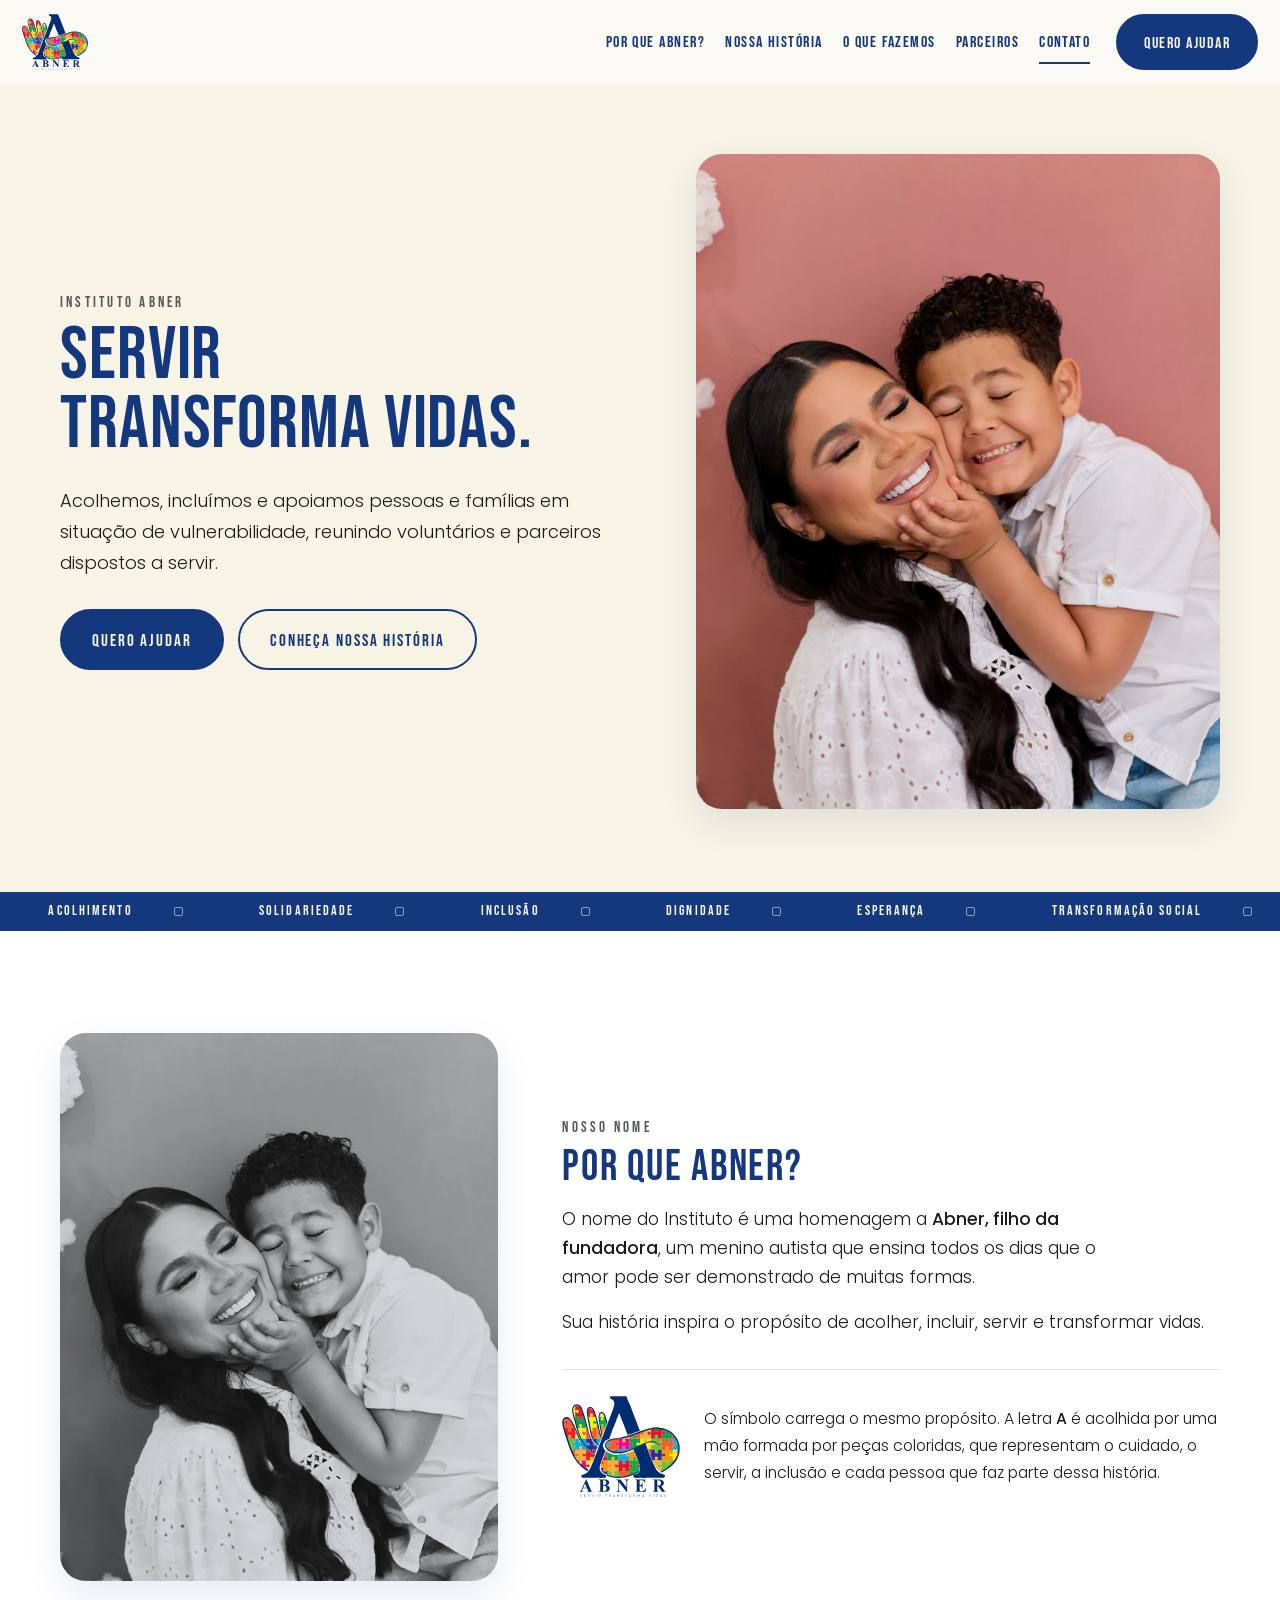
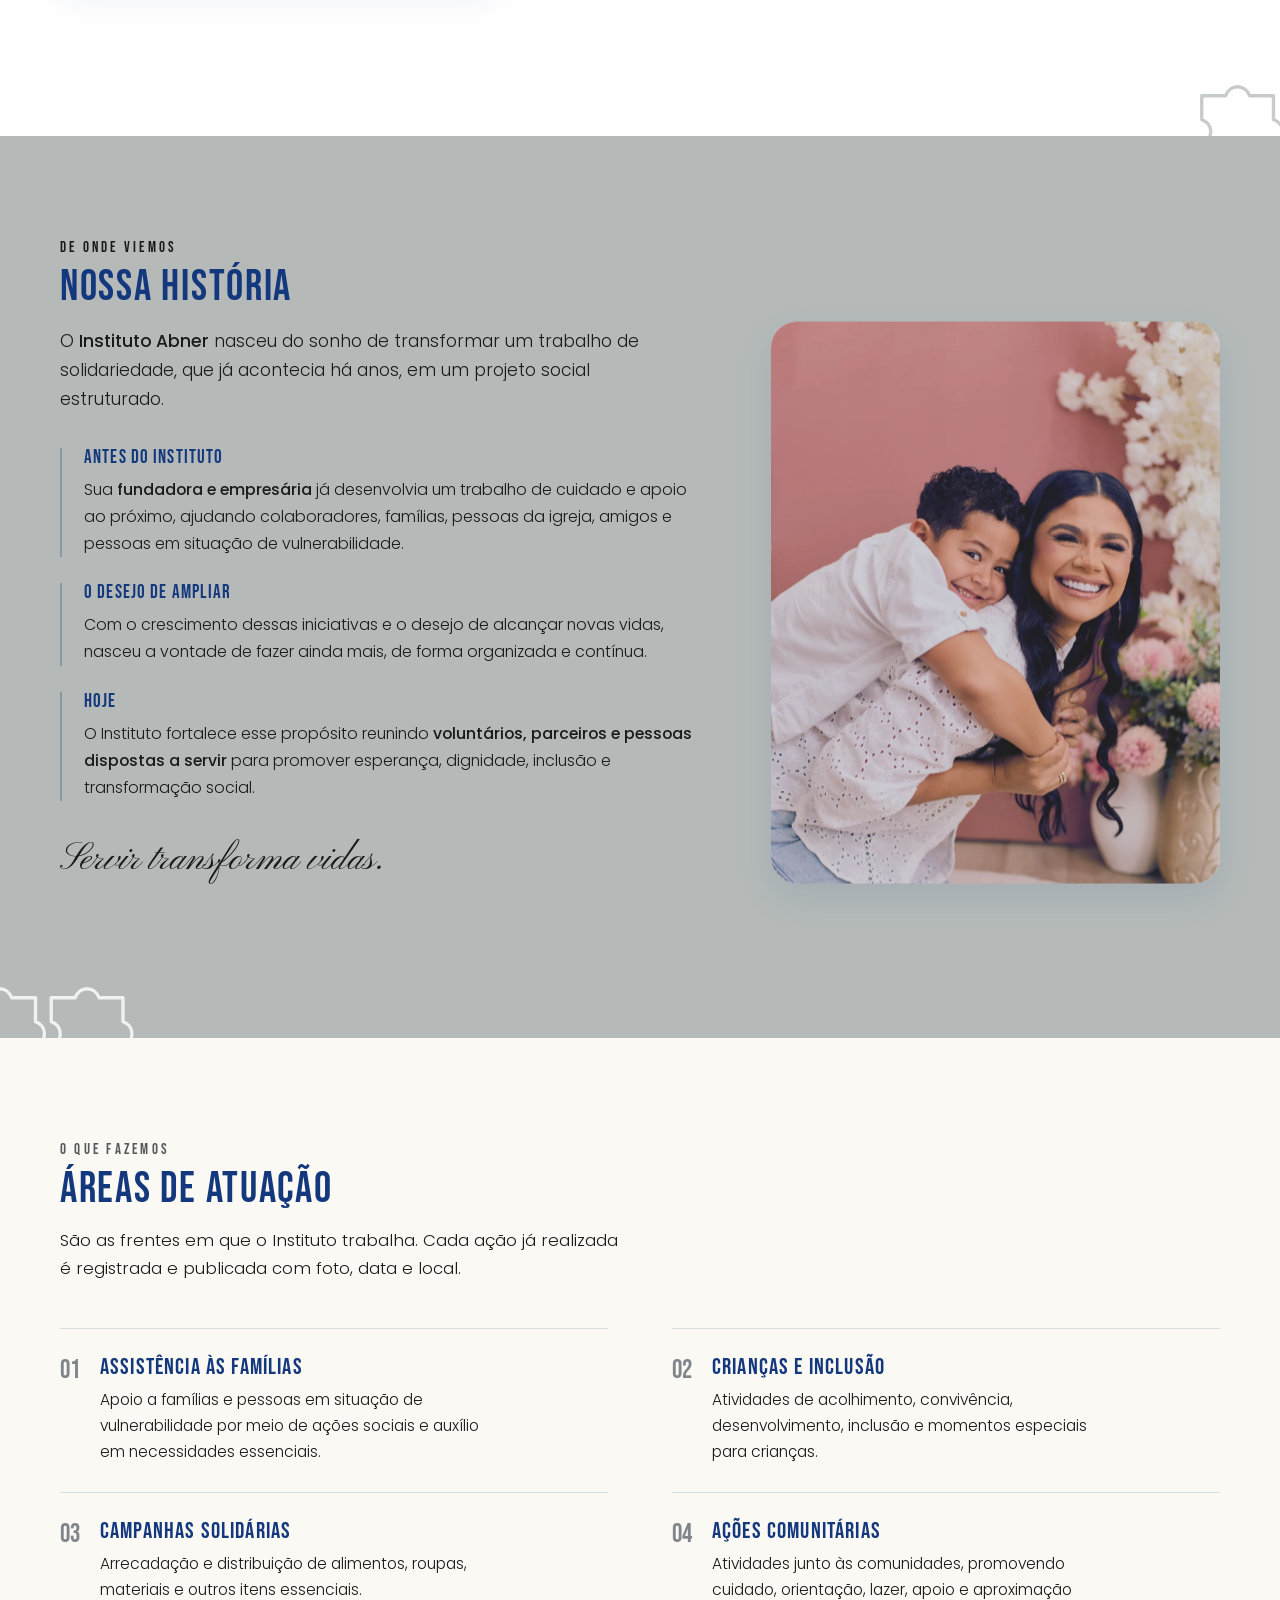
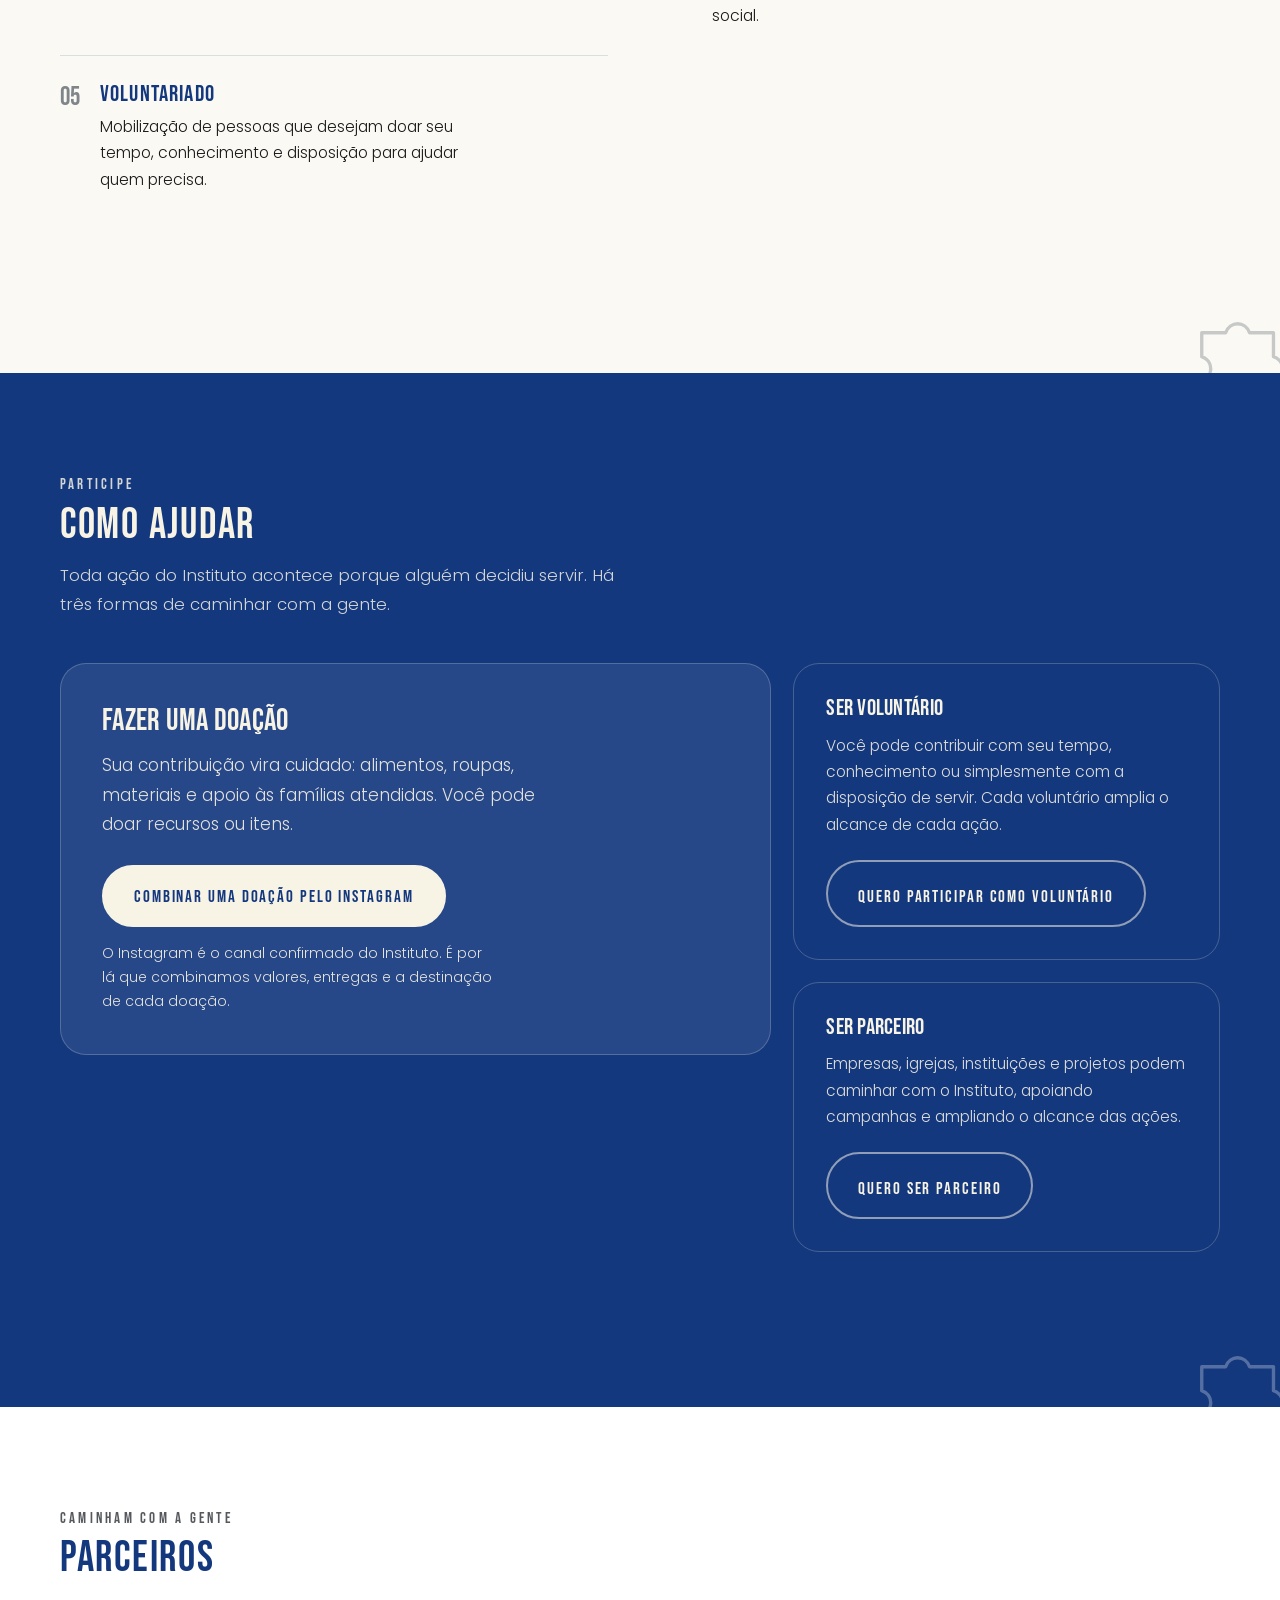
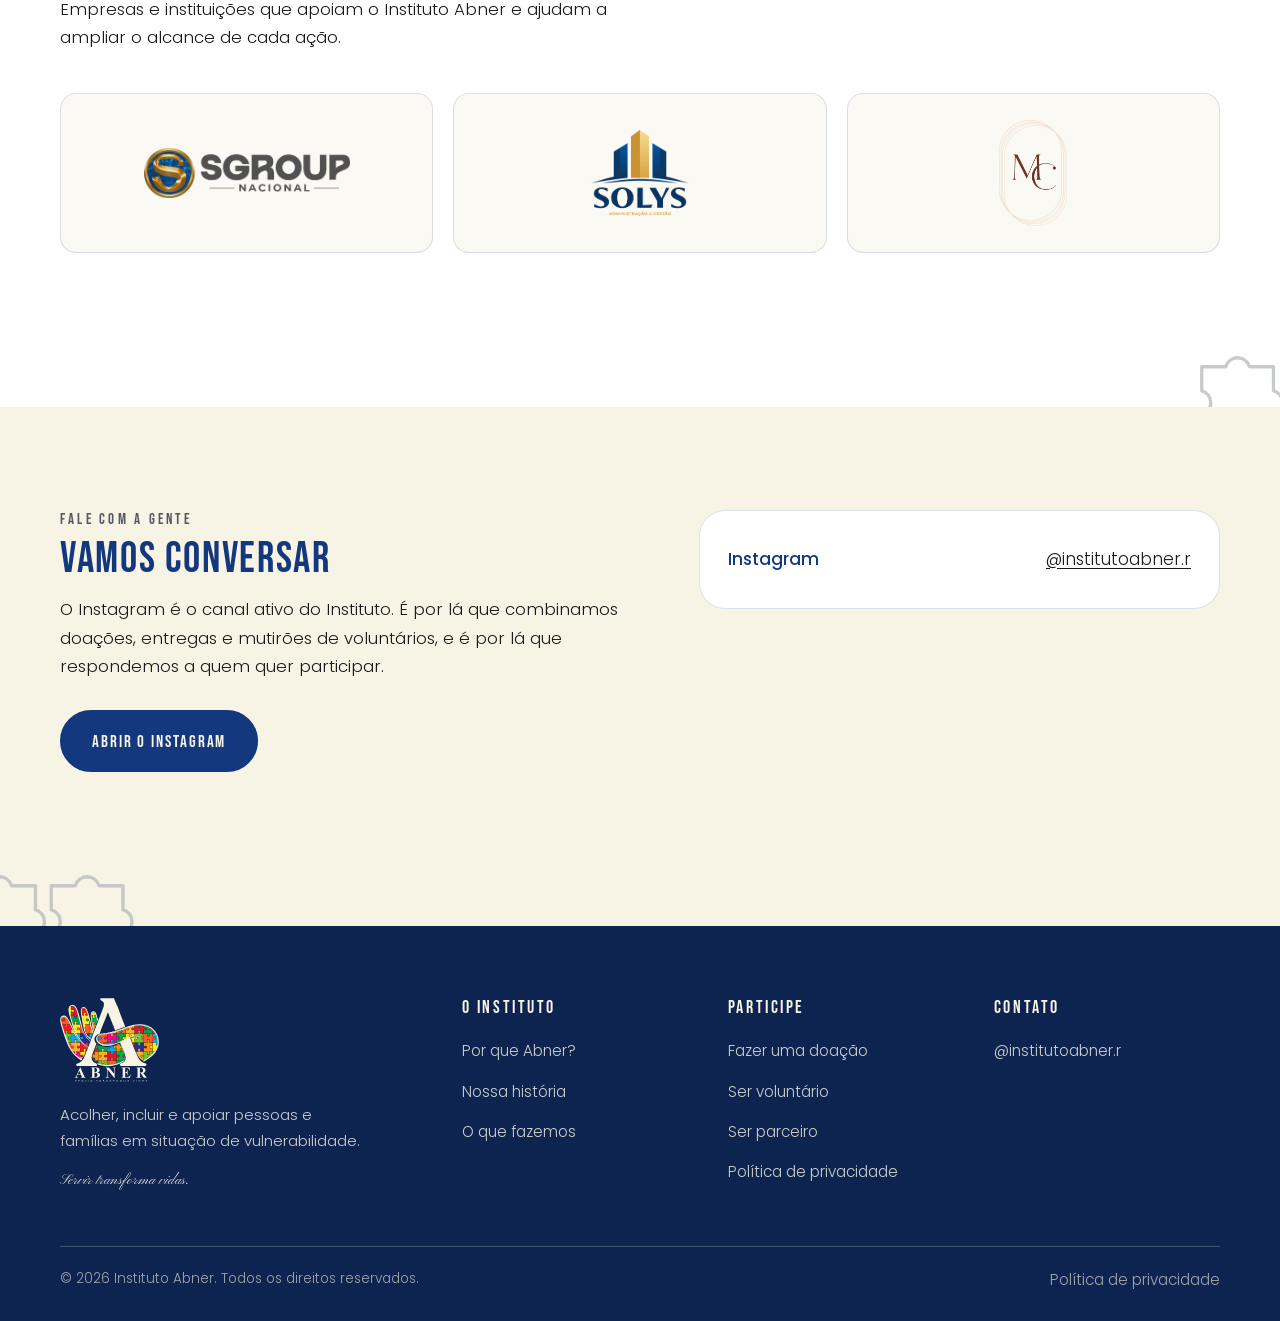
<file: index.html>
<!DOCTYPE html>
<html lang="pt-BR">
<head>
<meta charset="UTF-8">
<meta name="viewport" content="width=device-width, initial-scale=1.0">
<title>Instituto Abner · Servir transforma vidas</title>
<meta name="description" content="O Instituto Abner acolhe, inclui e apoia pessoas e famílias em situação de vulnerabilidade. Conheça nossa história, seja voluntário, parceiro ou combine sua doação.">
<meta name="theme-color" content="#14387E">
<link rel="canonical" href="https://institutoabner.com.br/">
<meta property="og:type" content="website">
<meta property="og:locale" content="pt_BR">
<meta property="og:site_name" content="Instituto Abner">
<meta property="og:title" content="Instituto Abner · Servir transforma vidas">
<meta property="og:description" content="Acolhimento, inclusão e apoio a pessoas e famílias em situação de vulnerabilidade.">
<meta property="og:url" content="https://institutoabner.com.br/">
<meta property="og:image" content="https://institutoabner.com.br/assets/fotos/mae-filho.webp">
<meta name="twitter:card" content="summary_large_image">
<link rel="icon" type="image/svg+xml" href="assets/marca/logo-abner.svg">
<link rel="apple-touch-icon" href="assets/marca/icone.png">
<link rel="preconnect" href="https://fonts.googleapis.com">
<link rel="preconnect" href="https://fonts.gstatic.com" crossorigin>
<link href="https://fonts.googleapis.com/css2?family=Bebas+Neue&family=Pinyon+Script&family=Poppins:wght@300;400;500;600&display=swap" rel="stylesheet">
<link rel="preload" as="image" href="assets/fotos/mae-filho.webp" fetchpriority="high">
<link rel="stylesheet" href="css/styles.css?v=16">
<script type="application/ld+json">
{
  "@context":"https://schema.org",
  "@type":"NGO",
  "name":"Instituto Abner",
  "slogan":"Servir transforma vidas",
  "url":"https://institutoabner.com.br/",
  "logo":"https://institutoabner.com.br/assets/marca/logo-abner.svg",
  "description":"O Instituto Abner acolhe, inclui e apoia pessoas e famílias em situação de vulnerabilidade, reunindo voluntários e parceiros dispostos a servir.",
  "sameAs":["https://instagram.com/institutoabner.r"],
  "areaServed":"BR"
}
</script>
</head>
<body>

<!-- grafismo da marca: peças de quebra-cabeça em contorno -->
<svg width="0" height="0" style="position:absolute" aria-hidden="true" focusable="false">
  <symbol id="peca" viewBox="-16 -16 122 122">
    <path d="M0,0 h30 c5,-15 25,-15 30,0 h30 v30 c15,5 15,25 0,30 v30 h-30 c-5,-15 -25,-15 -30,0 h-30 v-30 c15,-5 15,-25 0,-30 z"/>
  </symbol>
  <symbol id="pecas4" viewBox="-18 -18 216 216">
    <use href="#peca" x="0" y="0" width="100" height="100"/>
    <use href="#peca" x="90" y="0" width="100" height="100"/>
    <use href="#peca" x="0" y="90" width="100" height="100"/>
    <use href="#peca" x="90" y="90" width="100" height="100"/>
  </symbol>
</svg>

<a class="pular" href="#conteudo">Ir para o conteúdo</a>

<header class="cabecalho" id="cabecalho">
  <div class="wrap-largo">
    <a class="marca" href="#topo" aria-label="Instituto Abner, página inicial">
      <img src="assets/marca/logo-abner.svg" alt="Instituto Abner" width="176" height="150">
    </a>

    <button class="abrir-menu" id="abrirMenu" aria-label="Abrir menu" aria-expanded="false" aria-controls="menu">
      <span></span><span></span><span></span>
    </button>

    <nav class="menu" id="menu" aria-label="Navegação principal">
      <a href="#quem-somos">Por que Abner?</a>
      <a href="#historia">Nossa história</a>
      <a href="#atuacao">O que fazemos</a>
      <!-- Só aparecem quando o conteúdo real existir (js/conteudo.js). Projetos e
           Galeria ficam só no rodapé, para o menu não crescer demais. -->
      <a href="#acoes-realizadas" data-link-dinamico hidden>Ações realizadas</a>
      <a href="#transparencia" data-link-dinamico hidden>Transparência</a>
      <a href="#parceiros">Parceiros</a>
      <a href="#contato">Contato</a>
      <a class="btn btn--pequeno cabecalho-cta" href="#ajudar">Quero ajudar</a>
    </nav>
  </div>
</header>

<main id="conteudo">

<!-- =====================================================
     PRIMEIRA TELA
     ===================================================== -->
<section class="hero" id="topo">
  <div class="wrap hero-grid">
    <div class="hero-titulo surge">
      <p class="sobretitulo">Instituto Abner</p>
      <h1 class="hero-slogan">Servir<br>transforma vidas.</h1>
    </div>

    <figure class="hero-figura surge">
      <div class="foto foto--hero">
        <img src="assets/fotos/mae-filho.webp"
             alt="A fundadora do Instituto Abner e seu filho Abner, abraçados e sorrindo"
             width="1400" height="2100" fetchpriority="high" decoding="async">
      </div>
    </figure>

    <div class="hero-acao surge">
      <p class="lead">
        Acolhemos, incluímos e apoiamos pessoas e famílias em situação de vulnerabilidade,
        reunindo voluntários e parceiros dispostos a servir.
      </p>
      <div class="hero-botoes">
        <a class="btn" href="#ajudar">Quero ajudar</a>
        <a class="btn btn--contorno" href="#historia">Conheça nossa história</a>
      </div>
    </div>
  </div>
</section>

<!-- Faixa de valores: carrossel lento e discreto. São duas cópias iguais
     do mesmo grupo — a animação desloca metade do trilho, então o fim de
     uma cópia encontra o começo da outra e o giro não tem emenda.
     Decorativa (aria-hidden), pára ao passar o mouse e fica imóvel para
     quem pede menos movimento. -->
<div class="valores" aria-hidden="true">
  <div class="valores-trilho">
    <ul class="valores-grupo">
      <li>Acolhimento</li>
      <li>Solidariedade</li>
      <li>Inclusão</li>
      <li>Dignidade</li>
      <li>Esperança</li>
      <li>Transformação social</li>
    </ul>
    <ul class="valores-grupo">
      <li>Acolhimento</li>
      <li>Solidariedade</li>
      <li>Inclusão</li>
      <li>Dignidade</li>
      <li>Esperança</li>
      <li>Transformação social</li>
    </ul>
  </div>
</div>

<!-- =====================================================
     POR QUE ABNER?
     ===================================================== -->
<section class="abner" id="quem-somos">
  <svg class="pecas pecas-dir" viewBox="-18 -18 216 216" aria-hidden="true"><use href="#pecas4"/></svg>
  <div class="wrap abner-grid">
    <figure class="abner-foto surge">
      <div class="foto foto--retrato">
        <img src="assets/fotos/mae-filho-pb.webp"
             alt="A fundadora do Instituto Abner e seu filho Abner, em preto e branco"
             width="730" height="1095" loading="lazy" decoding="async">
      </div>
    </figure>

    <div class="abner-texto surge">
      <p class="sobretitulo">Nosso nome</p>
      <h2 class="topico">Por que Abner?</h2>
      <p class="destaque">
        O nome do Instituto é uma homenagem a <strong>Abner, filho da fundadora</strong>, um
        menino autista que ensina todos os dias que o amor pode ser demonstrado de muitas formas.
      </p>
      <p>Sua história inspira o propósito de acolher, incluir, servir e transformar vidas.</p>

      <div class="simbolo">
        <img src="assets/marca/logo-abner.svg"
             alt="Símbolo do Instituto Abner: a letra A acolhida por uma mão formada por peças de quebra-cabeça coloridas"
             width="176" height="150" loading="lazy" decoding="async">
        <p>
          O símbolo carrega o mesmo propósito. A letra <strong>A</strong> é acolhida por uma
          mão formada por peças coloridas, que representam o cuidado, o servir, a inclusão e
          cada pessoa que faz parte dessa história.
        </p>
      </div>
    </div>
  </div>
</section>

<!-- =====================================================
     NOSSA HISTÓRIA
     ===================================================== -->
<section class="historia" id="historia">
  <svg class="pecas pecas-esq" viewBox="-18 -18 216 216" aria-hidden="true"><use href="#pecas4"/></svg>
  <div class="wrap historia-grid">
    <div class="historia-texto surge">
      <p class="sobretitulo">De onde viemos</p>
      <h2 class="topico">Nossa história</h2>

      <p class="destaque">
        O <strong>Instituto Abner</strong> nasceu do sonho de transformar um trabalho de
        solidariedade, que já acontecia há anos, em um projeto social estruturado.
      </p>

      <div class="historia-blocos">
        <article>
          <h3>Antes do Instituto</h3>
          <p>
            Sua <strong>fundadora e empresária</strong> já desenvolvia um trabalho de cuidado e
            apoio ao próximo, ajudando colaboradores, famílias, pessoas da igreja, amigos e
            pessoas em situação de vulnerabilidade.
          </p>
        </article>
        <article>
          <h3>O desejo de ampliar</h3>
          <p>
            Com o crescimento dessas iniciativas e o desejo de alcançar novas vidas, nasceu a
            vontade de fazer ainda mais, de forma organizada e contínua.
          </p>
        </article>
        <article>
          <h3>Hoje</h3>
          <p>
            O Instituto fortalece esse propósito reunindo <strong>voluntários, parceiros e
            pessoas dispostas a servir</strong> para promover esperança, dignidade, inclusão e
            transformação social.
          </p>
        </article>
      </div>

      <p class="historia-lema script">Servir transforma vidas.</p>
    </div>

    <figure class="historia-foto surge">
      <div class="foto foto--retrato">
        <img src="assets/fotos/abraco.webp"
             alt="A fundadora do Instituto Abner abraçada com seu filho Abner, os dois sorrindo"
             width="1400" height="2100" loading="lazy" decoding="async">
      </div>
    </figure>
  </div>
</section>

<!-- =====================================================
     O QUE FAZEMOS — áreas de atuação
     (não são ações já realizadas: essas ficam em "Ações realizadas")
     ===================================================== -->
<section class="atuacao" id="atuacao">
  <svg class="pecas pecas-dir" viewBox="-18 -18 216 216" aria-hidden="true"><use href="#pecas4"/></svg>
  <div class="wrap">
    <div class="secao-abre surge">
      <p class="sobretitulo">O que fazemos</p>
      <h2 class="topico">Áreas de atuação</h2>
      <p class="lead">
        São as frentes em que o Instituto trabalha. Cada ação já realizada é registrada e
        publicada com foto, data e local.
      </p>
    </div>

    <ol class="atuacao-lista surge">
      <li>
        <span class="atuacao-num" aria-hidden="true">01</span>
        <div>
          <h3>Assistência às famílias</h3>
          <p>Apoio a famílias e pessoas em situação de vulnerabilidade por meio de ações sociais e auxílio em necessidades essenciais.</p>
        </div>
      </li>
      <li>
        <span class="atuacao-num" aria-hidden="true">02</span>
        <div>
          <h3>Crianças e inclusão</h3>
          <p>Atividades de acolhimento, convivência, desenvolvimento, inclusão e momentos especiais para crianças.</p>
        </div>
      </li>
      <li>
        <span class="atuacao-num" aria-hidden="true">03</span>
        <div>
          <h3>Campanhas solidárias</h3>
          <p>Arrecadação e distribuição de alimentos, roupas, materiais e outros itens essenciais.</p>
        </div>
      </li>
      <li>
        <span class="atuacao-num" aria-hidden="true">04</span>
        <div>
          <h3>Ações comunitárias</h3>
          <p>Atividades junto às comunidades, promovendo cuidado, orientação, lazer, apoio e aproximação social.</p>
        </div>
      </li>
      <li>
        <span class="atuacao-num" aria-hidden="true">05</span>
        <div>
          <h3>Voluntariado</h3>
          <p>Mobilização de pessoas que desejam doar seu tempo, conhecimento e disposição para ajudar quem precisa.</p>
        </div>
      </li>
    </ol>
  </div>
</section>

<!-- =====================================================
     AÇÕES REALIZADAS · PROJETOS · INDICADORES · GALERIA · DEPOIMENTOS
     Montadas pelo js/main.js a partir do js/conteudo.js.
     Enquanto não houver conteúdo real, ficam ocultas.
     ===================================================== -->
<section class="realizadas" id="acoes-realizadas" data-secao-dinamica hidden>
  <svg class="pecas pecas-esq" viewBox="-18 -18 216 216" aria-hidden="true"><use href="#pecas4"/></svg>
  <div class="wrap">
    <div class="secao-abre">
      <p class="sobretitulo">O que já aconteceu</p>
      <h2 class="topico">Ações realizadas</h2>
    </div>
    <div class="realizadas-lista" id="listaAcoes"></div>
  </div>
</section>

<section class="projetos" id="projetos" data-secao-dinamica hidden>
  <svg class="pecas pecas-dir" viewBox="-18 -18 216 216" aria-hidden="true"><use href="#pecas4"/></svg>
  <div class="wrap">
    <div class="secao-abre">
      <p class="sobretitulo">Iniciativas contínuas</p>
      <h2 class="topico">Projetos</h2>
    </div>
    <div class="grade grade-3" id="listaProjetos"></div>
  </div>
</section>

<section class="impacto" id="impacto" data-secao-dinamica hidden>
  <svg class="pecas pecas-dir" viewBox="-18 -18 216 216" aria-hidden="true"><use href="#pecas4"/></svg>
  <div class="wrap">
    <div class="secao-abre">
      <p class="sobretitulo">Nossos números</p>
      <h2 class="topico">Nosso impacto é feito de pessoas</h2>
      <p class="lead" id="impactoPeriodo"></p>
    </div>
    <div class="numeros" id="listaNumeros"></div>
    <p class="nota" id="impactoObs"></p>
  </div>
</section>

<section class="galeria-sec" id="galeria" data-secao-dinamica hidden>
  <svg class="pecas pecas-esq" viewBox="-18 -18 216 216" aria-hidden="true"><use href="#pecas4"/></svg>
  <div class="wrap">
    <div class="secao-abre">
      <p class="sobretitulo">Registros</p>
      <h2 class="topico">Momentos que contam nossa história</h2>
    </div>
    <div id="listaGaleria"></div>
  </div>
</section>

<section class="depoimentos" id="depoimentos" data-secao-dinamica hidden>
  <svg class="pecas pecas-dir" viewBox="-18 -18 216 216" aria-hidden="true"><use href="#pecas4"/></svg>
  <div class="wrap">
    <div class="secao-abre">
      <p class="sobretitulo">Quem caminha com a gente</p>
      <h2 class="topico">Histórias que nos movem</h2>
    </div>
    <div class="grade grade-3" id="listaDepoimentos"></div>
  </div>
</section>

<!-- =====================================================
     COMO AJUDAR
     ===================================================== -->
<section class="ajudar" id="ajudar">
  <svg class="pecas pecas-dir" viewBox="-18 -18 216 216" aria-hidden="true"><use href="#pecas4"/></svg>
  <div class="wrap">
    <div class="secao-abre surge">
      <p class="sobretitulo">Participe</p>
      <h2 class="topico">Como ajudar</h2>
      <p class="lead">
        Toda ação do Instituto acontece porque alguém decidiu servir. Há três formas de
        caminhar com a gente.
      </p>
    </div>

    <div class="ajudar-grid">
      <article class="ajudar-principal surge">
        <h3>Fazer uma doação</h3>
        <p>
          Sua contribuição vira cuidado: alimentos, roupas, materiais e apoio às famílias
          atendidas. Você pode doar recursos ou itens.
        </p>

        <!-- O bloco do PIX só aparece depois que a chave oficial for
             cadastrada em js/conteudo.js, sempre com o beneficiário. -->
        <div class="pix" id="blocoPix" hidden>
          <p class="pix-rotulo">Chave PIX <span id="pixTipo"></span></p>
          <p class="pix-chave" id="pixChave"></p>
          <button type="button" class="btn btn--claro btn--pequeno" id="pixCopiar">Copiar chave PIX</button>
          <p class="pix-benef">Beneficiário: <strong id="pixBeneficiario"></strong><span id="pixInstituicao"></span></p>
          <p class="pix-aviso">Confira o nome do beneficiário no aplicativo do seu banco antes de concluir.</p>
        </div>

        <a class="btn btn--claro" id="ctaDoacao" href="https://instagram.com/institutoabner.r" target="_blank" rel="noopener">
          Combinar uma doação pelo Instagram
        </a>
        <p class="nota nota--clara">
          O Instagram é o canal confirmado do Instituto. É por lá que combinamos valores,
          entregas e a destinação de cada doação.
        </p>
      </article>

      <article class="ajudar-item surge">
        <h3>Ser voluntário</h3>
        <p>
          Você pode contribuir com seu tempo, conhecimento ou simplesmente com a disposição
          de servir. Cada voluntário amplia o alcance de cada ação.
        </p>
        <a class="btn btn--contorno" href="https://instagram.com/institutoabner.r" target="_blank" rel="noopener">
          Quero participar como voluntário
        </a>
      </article>

      <article class="ajudar-item surge">
        <h3>Ser parceiro</h3>
        <p>
          Empresas, igrejas, instituições e projetos podem caminhar com o Instituto,
          apoiando campanhas e ampliando o alcance das ações.
        </p>
        <a class="btn btn--contorno" href="https://instagram.com/institutoabner.r" target="_blank" rel="noopener">
          Quero ser parceiro
        </a>
      </article>
    </div>
  </div>
</section>

<!-- =====================================================
     TRANSPARÊNCIA — só com documentos reais publicados
     ===================================================== -->
<section class="transparencia" id="transparencia" data-secao-dinamica hidden>
  <svg class="pecas pecas-esq" viewBox="-18 -18 216 216" aria-hidden="true"><use href="#pecas4"/></svg>
  <div class="wrap transparencia-grid">
    <div>
      <p class="sobretitulo">Prestação de contas</p>
      <h2 class="topico">Transparência</h2>
      <p class="lead">
        Confiança também se constrói com informação clara. Os documentos abaixo estão
        organizados por período e podem ser baixados por qualquer pessoa.
      </p>
    </div>
    <ul class="documentos" id="listaDocumentos"></ul>
  </div>
</section>

<!-- =====================================================
     PARCEIROS
     ===================================================== -->
<section class="parceiros" id="parceiros">
  <svg class="pecas pecas-dir" viewBox="-18 -18 216 216" aria-hidden="true"><use href="#pecas4"/></svg>
  <div class="wrap">
    <div class="secao-abre surge">
      <p class="sobretitulo">Caminham com a gente</p>
      <h2 class="topico">Parceiros</h2>
      <p class="lead">
        Empresas e instituições que apoiam o Instituto Abner e ajudam a ampliar o alcance de
        cada ação.
      </p>
    </div>

    <ul class="parceiros-grade surge">
      <li class="parceiro">
        <img class="parceiro-larga" src="assets/parceiros/sgroup.webp" alt="SGROUP Nacional" width="900" height="221" loading="lazy" decoding="async">
      </li>
      <li class="parceiro">
        <img src="assets/parceiros/solys.webp" alt="Solys Administração e Gestão" width="478" height="420" loading="lazy" decoding="async">
      </li>
      <li class="parceiro">
        <img class="parceiro-alta" src="assets/parceiros/mc.webp" alt="MC" width="270" height="420" loading="lazy" decoding="async">
      </li>
    </ul>
  </div>
</section>

<!-- =====================================================
     CONTATO
     ===================================================== -->
<section class="contato" id="contato">
  <svg class="pecas pecas-esq" viewBox="-18 -18 216 216" aria-hidden="true"><use href="#pecas4"/></svg>
  <div class="wrap contato-grid">
    <div class="surge">
      <p class="sobretitulo">Fale com a gente</p>
      <h2 class="topico">Vamos conversar</h2>
      <p class="lead">
        O Instagram é o canal ativo do Instituto. É por lá que combinamos doações, entregas e
        mutirões de voluntários, e é por lá que respondemos a quem quer participar.
      </p>
      <a class="btn contato-btn" href="https://instagram.com/institutoabner.r" target="_blank" rel="noopener">Abrir o Instagram</a>
    </div>

    <ul class="contato-canais surge" id="contatoCanais">
      <li class="canal">
        <b>Instagram</b>
        <a href="https://instagram.com/institutoabner.r" target="_blank" rel="noopener">@institutoabner.r</a>
      </li>
    </ul>
  </div>
</section>

</main>

<footer class="rodape">
  <div class="wrap">
    <div class="rodape-grid">
      <div class="rodape-marca">
        <img class="logo-rodape" src="assets/marca/logo-abner-claro.svg" alt="Instituto Abner" width="176" height="150" loading="lazy" decoding="async">
        <p>Acolher, incluir e apoiar pessoas e famílias em situação de vulnerabilidade.</p>
        <p class="rodape-lema script">Servir transforma vidas.</p>
      </div>
      <nav class="rodape-links" aria-label="O Instituto">
        <h3>O Instituto</h3>
        <a href="#quem-somos">Por que Abner?</a>
        <a href="#historia">Nossa história</a>
        <a href="#atuacao">O que fazemos</a>
        <a href="#acoes-realizadas" data-link-dinamico hidden>Ações realizadas</a>
        <a href="#projetos" data-link-dinamico hidden>Projetos</a>
        <a href="#galeria" data-link-dinamico hidden>Galeria</a>
      </nav>
      <nav class="rodape-links" aria-label="Participe">
        <h3>Participe</h3>
        <a href="#ajudar">Fazer uma doação</a>
        <a href="#ajudar">Ser voluntário</a>
        <a href="#ajudar">Ser parceiro</a>
        <a href="#transparencia" data-link-dinamico hidden>Transparência</a>
        <a href="privacidade.html">Política de privacidade</a>
      </nav>
      <div class="rodape-links" id="rodapeContato">
        <h3>Contato</h3>
        <a href="https://instagram.com/institutoabner.r" target="_blank" rel="noopener">@institutoabner.r</a>
      </div>
    </div>
    <div class="rodape-fim">
      <span>© <span id="ano">2026</span> Instituto Abner. Todos os direitos reservados.</span>
      <a href="privacidade.html">Política de privacidade</a>
    </div>
  </div>
</footer>

<div class="lightbox" id="lightbox" hidden>
  <button type="button" class="lightbox-fechar" id="lightboxFechar" aria-label="Fechar">&times;</button>
  <figure>
    <img id="lightboxImg" alt="">
    <figcaption id="lightboxLegenda"></figcaption>
  </figure>
</div>

<script src="js/conteudo.js?v=16"></script>
<script src="js/main.js?v=16"></script>
</body>
</html>
</file>
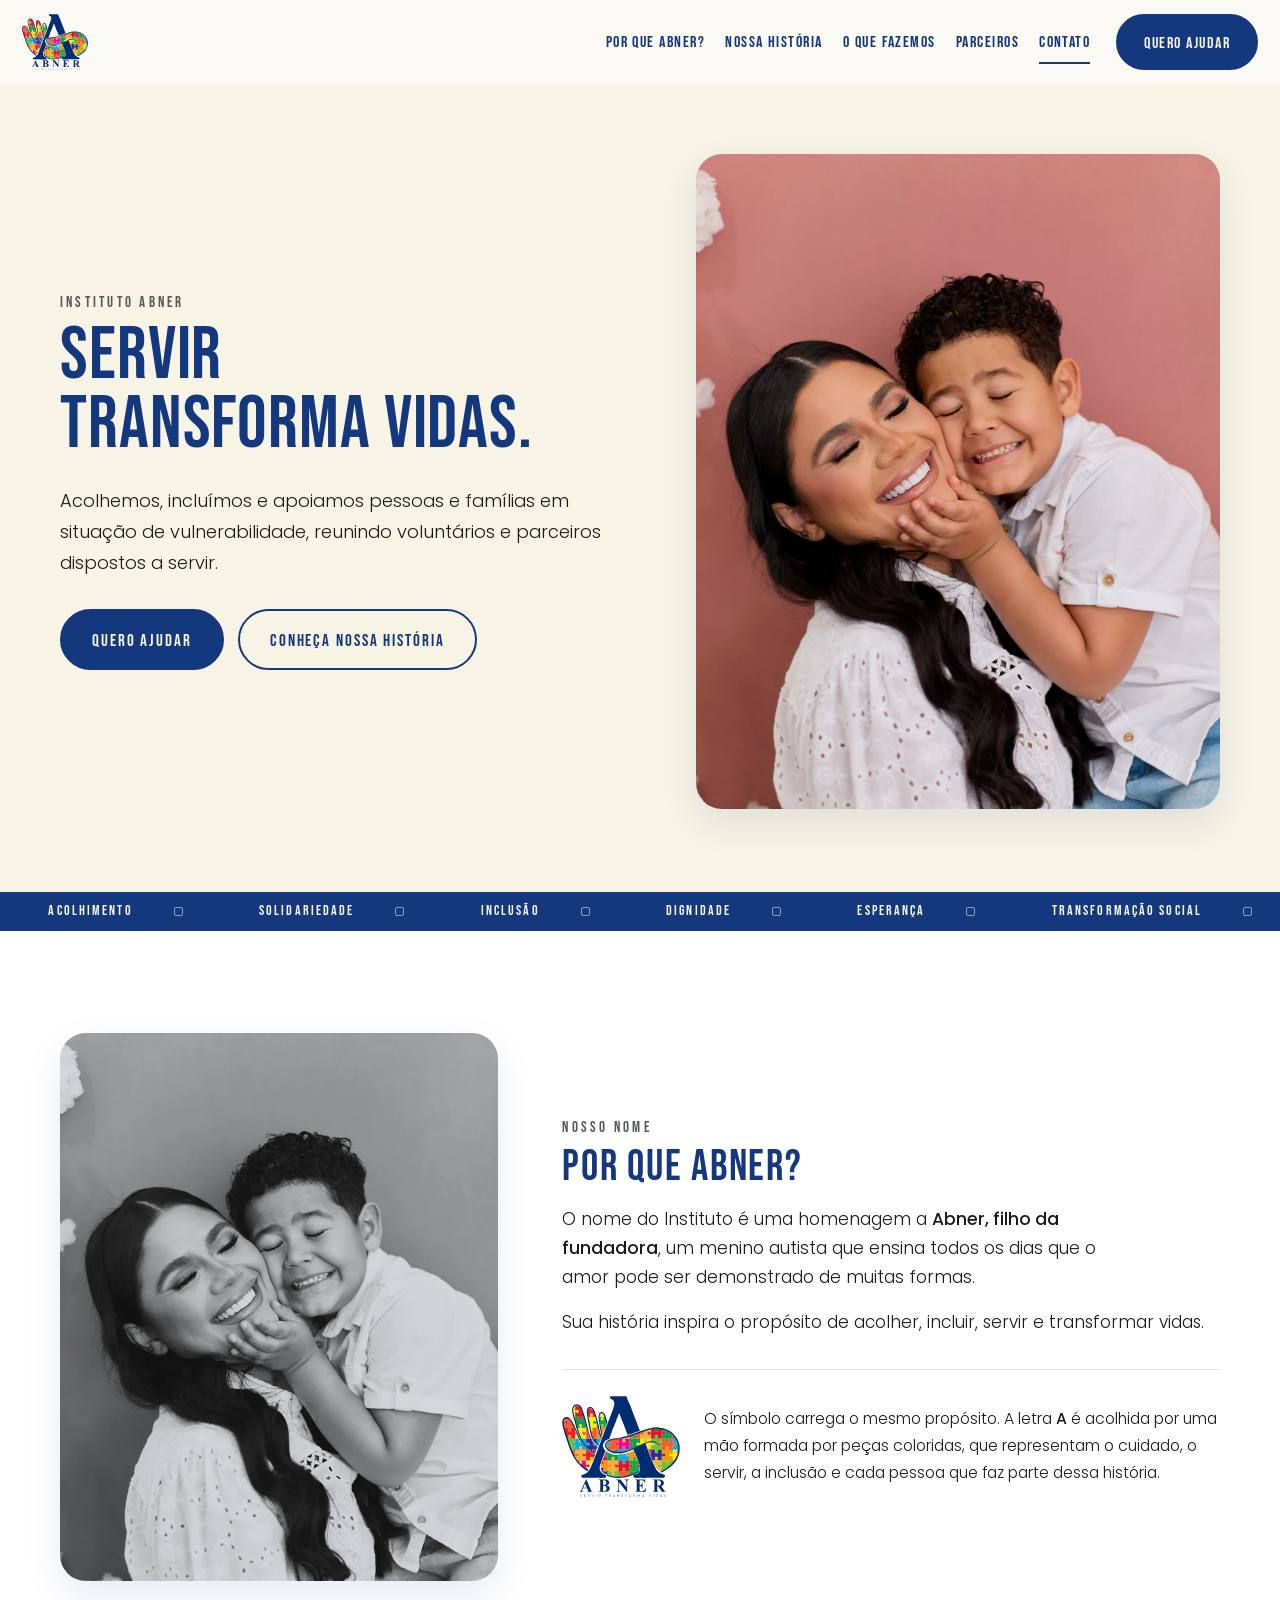
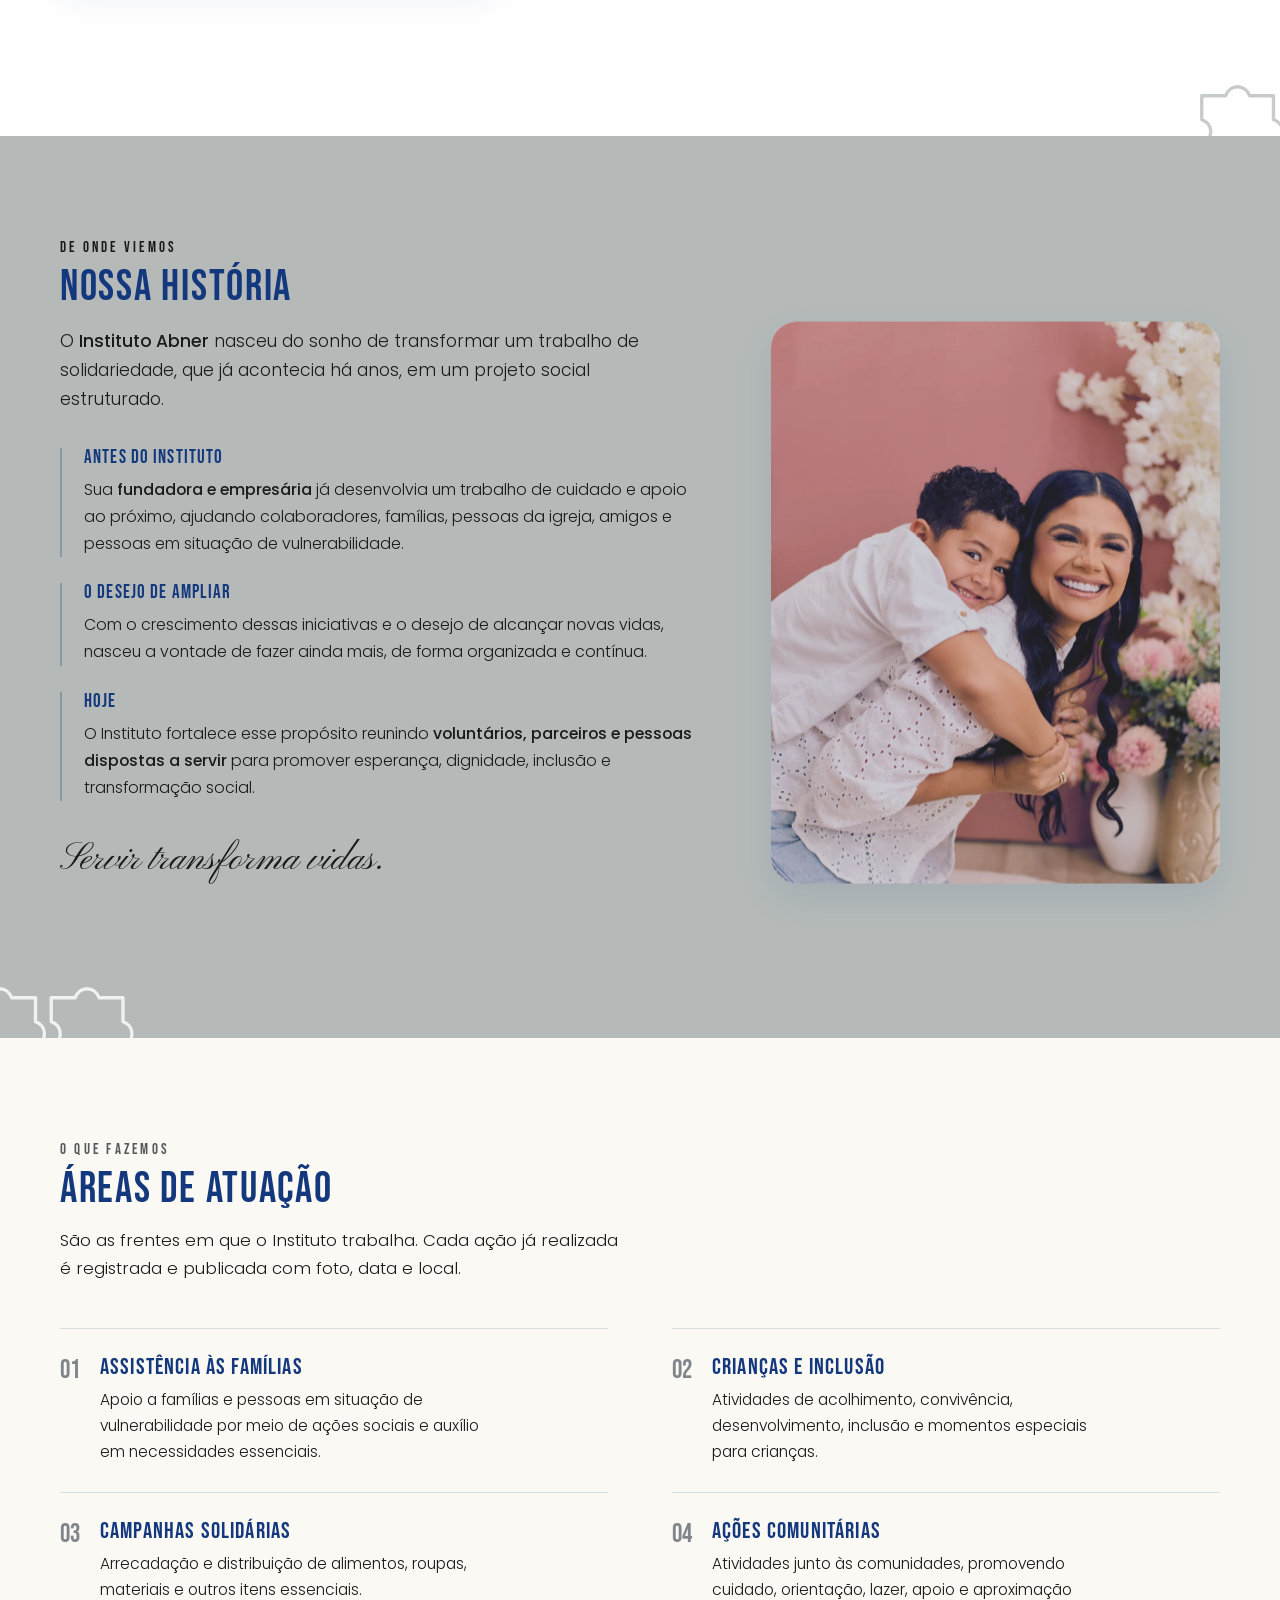
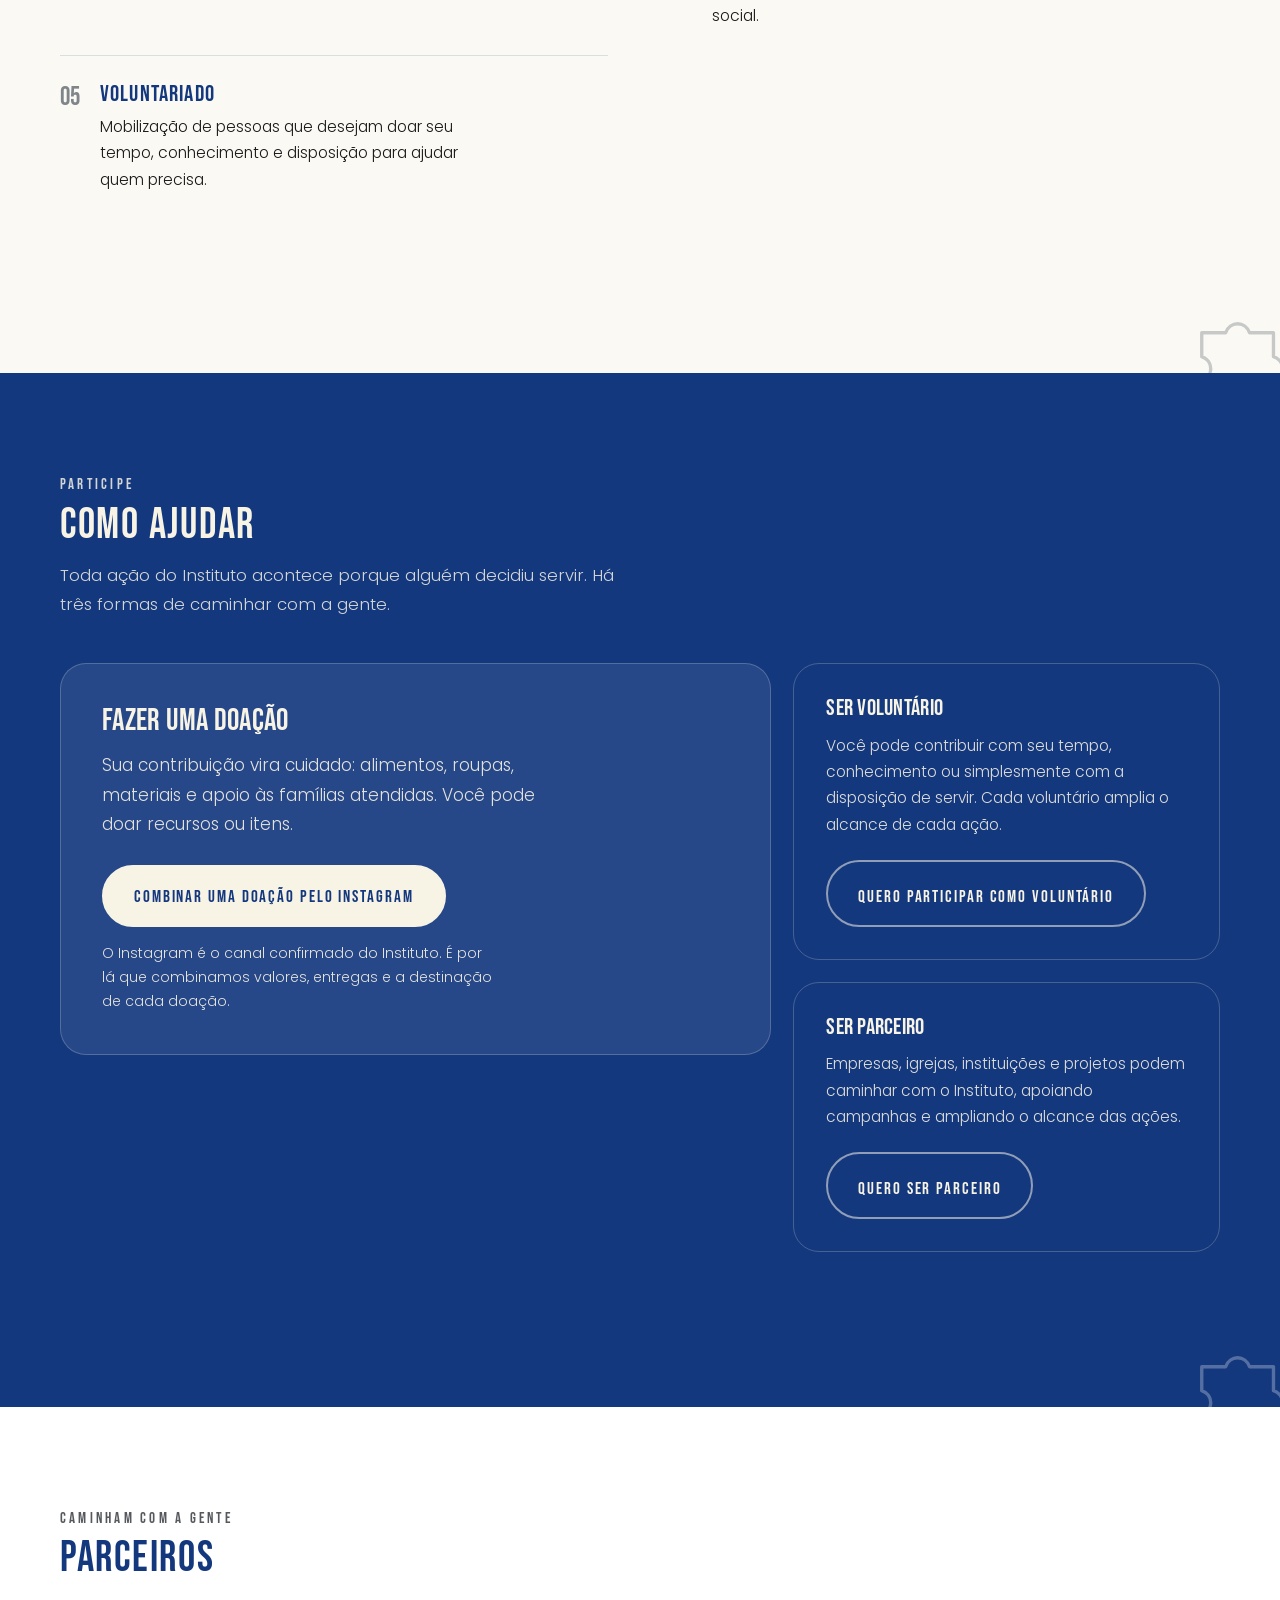
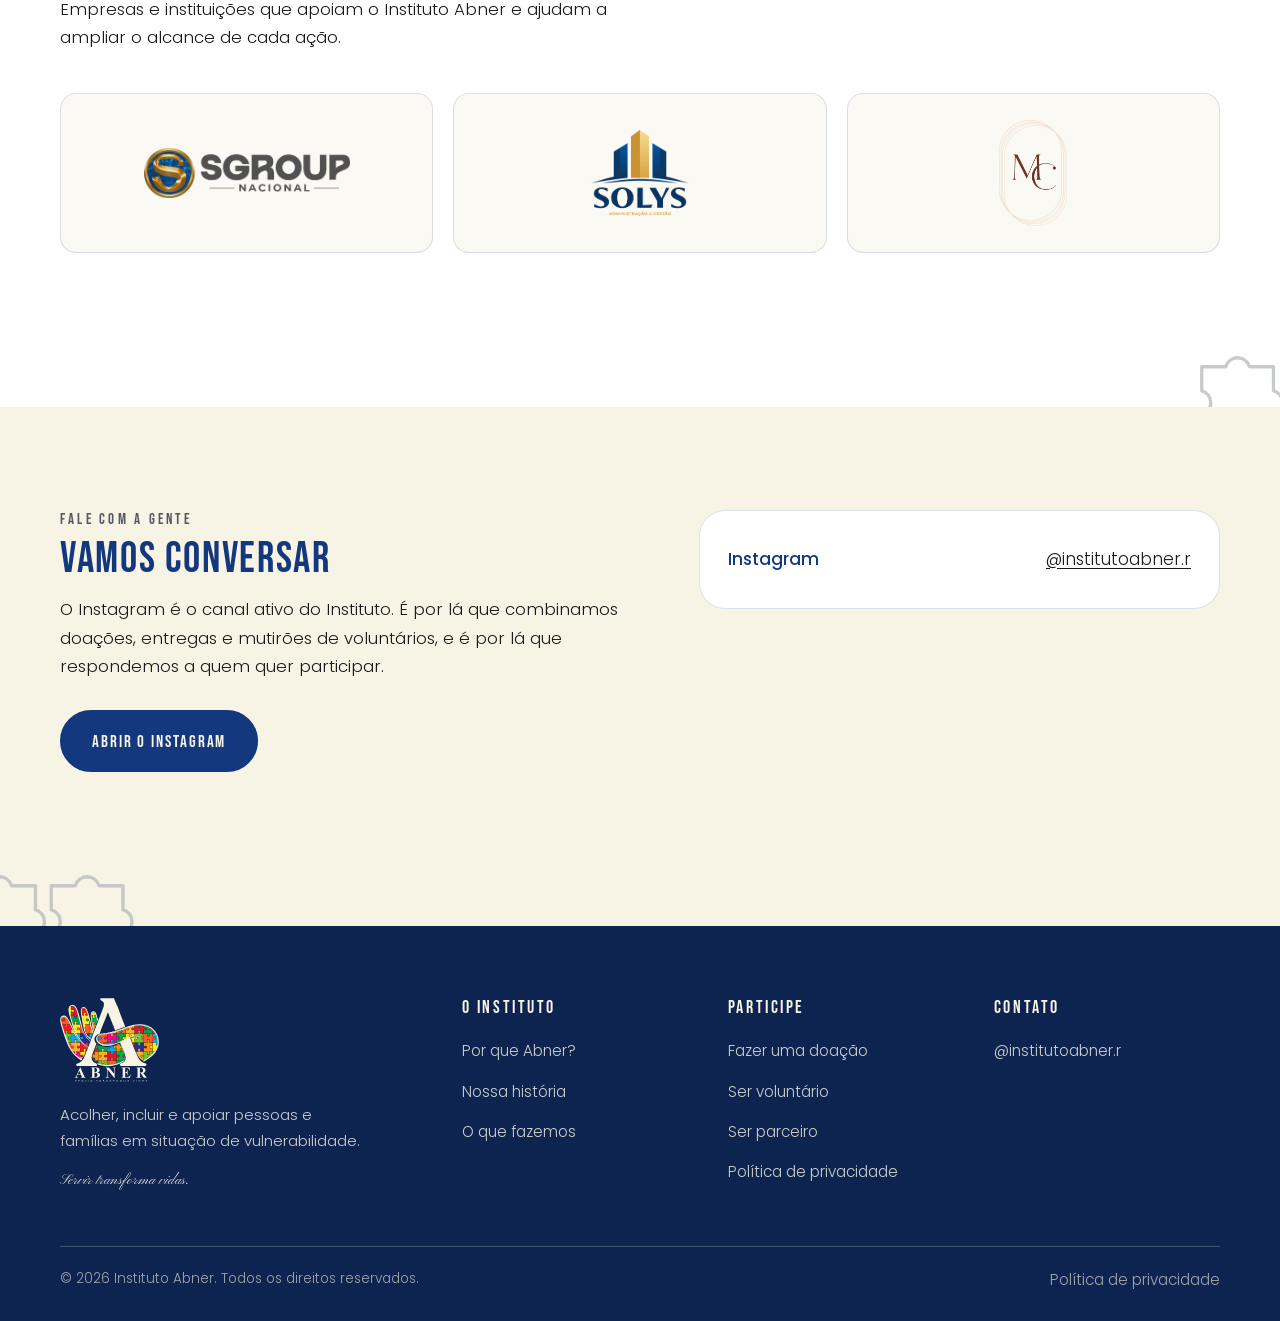
<file: inicio.html>
<!DOCTYPE html>
<html lang="pt-BR">
<head>
<meta charset="UTF-8">
<title>Instituto Abner</title>
<meta name="robots" content="noindex">
<link rel="canonical" href="https://institutoabner.com.br/">
<meta http-equiv="refresh" content="0; url=./">
<script>location.replace('./');</script>
</head>
<body>
<p>Esta página agora fica em <a href="./">institutoabner.com.br</a>.</p>
</body>
</html>
</file>
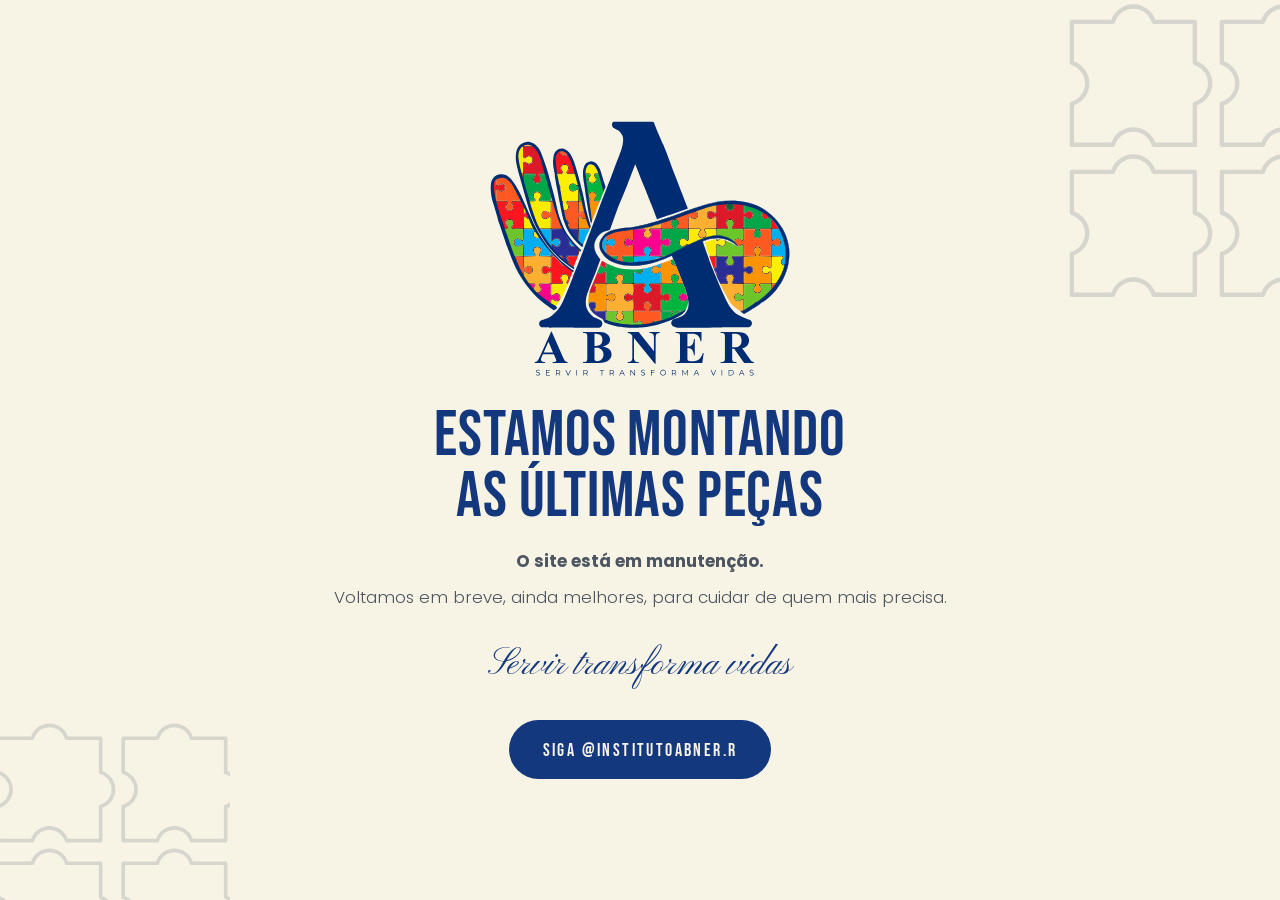
<file: manutencao.html>
<!DOCTYPE html>
<html lang="pt-BR">
<head>
<meta charset="UTF-8">
<meta name="viewport" content="width=device-width, initial-scale=1.0">
<title>Instituto Abner · Em manutenção</title>
<meta name="description" content="O site do Instituto Abner está em manutenção. Voltamos em breve!">
<meta name="robots" content="noindex">
<meta name="theme-color" content="#14387E">
<link rel="icon" type="image/svg+xml" href="assets/marca/logo-abner.svg">
<link rel="preconnect" href="https://fonts.googleapis.com">
<link rel="preconnect" href="https://fonts.gstatic.com" crossorigin>
<link href="https://fonts.googleapis.com/css2?family=Bebas+Neue&family=Pinyon+Script&family=Poppins:wght@300;500&display=swap" rel="stylesheet">
<style>
  :root{--creme:#F7F3E5;--cinza:#B5BAB9;--azul:#14387E;--texto:#4C5560}
  *{margin:0;padding:0;box-sizing:border-box}
  body{
    font-family:'Poppins',system-ui,sans-serif;font-weight:300;color:var(--texto);
    background:var(--creme);min-height:100vh;display:grid;place-items:center;
    text-align:center;padding:32px 24px;line-height:1.7;overflow:hidden;position:relative;
  }
  .pecas{position:fixed;color:var(--cinza);opacity:.5;fill:none;stroke:currentColor;stroke-width:3.2;stroke-linejoin:round;pointer-events:none}
  .pecas.a{top:-60px;right:-70px;width:min(360px,48vw)}
  .pecas.b{bottom:-70px;left:-70px;width:min(300px,42vw)}
  main{max-width:620px;position:relative;z-index:1}
  img{max-width:100%;display:block;height:auto}
  .logo{width:min(300px,62vw);margin:0 auto 30px}
  h1{
    font-family:'Bebas Neue',Impact,sans-serif;font-weight:400;color:var(--azul);
    text-transform:uppercase;line-height:.94;letter-spacing:.012em;
    font-size:clamp(2.4rem,7.5vw,4rem);margin-bottom:20px;
  }
  p{font-size:1.05rem}
  p+p{margin-top:8px}
  .lema{
    margin-top:30px;font-family:'Pinyon Script',cursive;font-size:clamp(1.7rem,4vw,2.3rem);
    color:var(--azul);line-height:1.3;
  }
  .insta{
    display:inline-flex;margin-top:30px;background:var(--azul);color:var(--creme);
    font-family:'Bebas Neue',sans-serif;font-weight:400;font-size:1.15rem;letter-spacing:.13em;text-transform:uppercase;
    padding:15px 34px 13px;border-radius:999px;text-decoration:none;transition:transform .2s,box-shadow .2s;
  }
  .insta:hover{transform:translateY(-2px);box-shadow:0 14px 30px rgba(20,56,126,.25)}
  :focus-visible{outline:3px solid var(--azul);outline-offset:3px}
</style>
</head>
<body>

<svg class="pecas a" viewBox="-18 -18 216 216" aria-hidden="true"><use href="#p4"/></svg>
<svg class="pecas b" viewBox="-18 -18 216 216" aria-hidden="true"><use href="#p4"/></svg>
<svg width="0" height="0" style="position:absolute" aria-hidden="true">
  <symbol id="peca" viewBox="-16 -16 122 122">
    <path d="M0,0 h30 c5,-15 25,-15 30,0 h30 v30 c15,5 15,25 0,30 v30 h-30 c-5,-15 -25,-15 -30,0 h-30 v-30 c15,-5 15,-25 0,-30 z"/>
  </symbol>
  <symbol id="p4" viewBox="-18 -18 216 216">
    <use href="#peca" x="0" y="0" width="100" height="100"/>
    <use href="#peca" x="90" y="0" width="100" height="100"/>
    <use href="#peca" x="0" y="90" width="100" height="100"/>
    <use href="#peca" x="90" y="90" width="100" height="100"/>
  </symbol>
</svg>

<main>
  <img class="logo" src="assets/marca/logo-abner.svg" alt="Instituto Abner, Servir transforma vidas" width="176" height="150">
  <h1>Estamos montando<br>as últimas peças</h1>
  <p><strong>O site está em manutenção.</strong></p>
  <p>Voltamos em breve, ainda melhores, para cuidar de quem mais precisa.</p>
  <p class="lema">Servir transforma vidas</p>
  <a class="insta" href="https://instagram.com/institutoabner.r" target="_blank" rel="noopener">Siga @institutoabner.r</a>
</main>

</body>
</html>
</file>
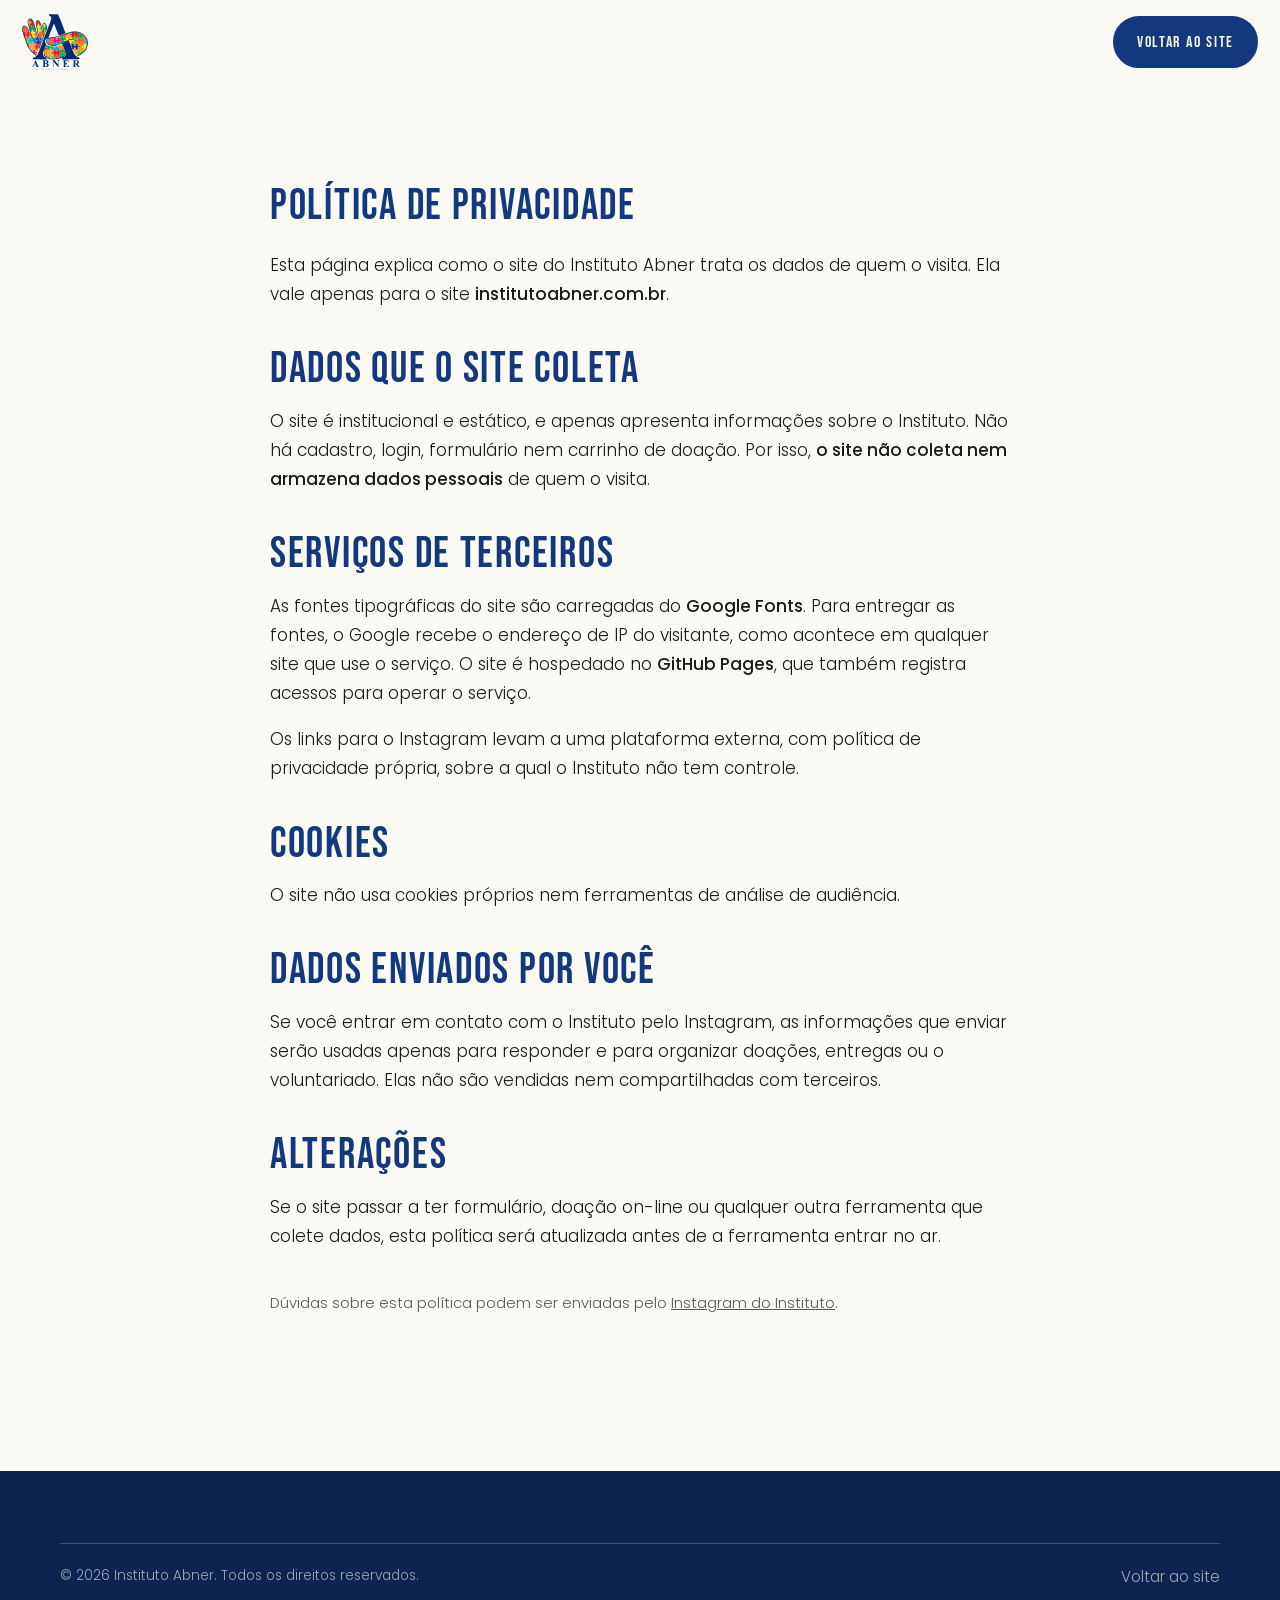
<file: privacidade.html>
<!DOCTYPE html>
<html lang="pt-BR">
<head>
<meta charset="UTF-8">
<meta name="viewport" content="width=device-width, initial-scale=1.0">
<title>Política de privacidade · Instituto Abner</title>
<meta name="description" content="Como o site do Instituto Abner trata os dados de quem o visita.">
<meta name="theme-color" content="#14387E">
<link rel="icon" type="image/svg+xml" href="assets/marca/logo-abner.svg">
<link rel="preconnect" href="https://fonts.googleapis.com">
<link rel="preconnect" href="https://fonts.gstatic.com" crossorigin>
<link href="https://fonts.googleapis.com/css2?family=Bebas+Neue&family=Poppins:wght@300;400;500;600&display=swap" rel="stylesheet">
<link rel="stylesheet" href="css/styles.css?v=16">
</head>
<body>

<header class="cabecalho">
  <div class="wrap-largo">
    <a class="marca" href="index.html" aria-label="Instituto Abner, página inicial">
      <img src="assets/marca/logo-abner.svg" alt="Instituto Abner" width="176" height="150">
    </a>
    <a class="btn btn--pequeno" style="margin-left:auto" href="index.html">Voltar ao site</a>
  </div>
</header>

<main>
<section style="background:var(--creme-claro)">
  <div class="wrap" style="max-width:74ch">
    <h1 class="topico">Política de privacidade</h1>

    <p style="margin-top:24px">
      Esta página explica como o site do Instituto Abner trata os dados de quem o visita.
      Ela vale apenas para o site <strong>institutoabner.com.br</strong>.
    </p>

    <h2 class="topico" style="margin-top:40px">Dados que o site coleta</h2>
    <p style="margin-top:16px">
      O site é institucional e estático, e apenas apresenta informações sobre o Instituto.
      Não há cadastro, login, formulário nem carrinho de doação. Por isso,
      <strong>o site não coleta nem armazena dados pessoais</strong> de quem o visita.
    </p>

    <h2 class="topico" style="margin-top:40px">Serviços de terceiros</h2>
    <p style="margin-top:16px">
      As fontes tipográficas do site são carregadas do <strong>Google Fonts</strong>. Para
      entregar as fontes, o Google recebe o endereço de IP do visitante, como acontece em
      qualquer site que use o serviço. O site é hospedado no <strong>GitHub Pages</strong>,
      que também registra acessos para operar o serviço.
    </p>
    <p>
      Os links para o Instagram levam a uma plataforma externa, com política de privacidade
      própria, sobre a qual o Instituto não tem controle.
    </p>

    <h2 class="topico" style="margin-top:40px">Cookies</h2>
    <p style="margin-top:16px">
      O site não usa cookies próprios nem ferramentas de análise de audiência.
    </p>

    <h2 class="topico" style="margin-top:40px">Dados enviados por você</h2>
    <p style="margin-top:16px">
      Se você entrar em contato com o Instituto pelo Instagram, as informações que enviar
      serão usadas apenas para responder e para organizar doações, entregas ou o
      voluntariado. Elas não são vendidas nem compartilhadas com terceiros.
    </p>

    <h2 class="topico" style="margin-top:40px">Alterações</h2>
    <p style="margin-top:16px">
      Se o site passar a ter formulário, doação on-line ou qualquer outra ferramenta que
      colete dados, esta política será atualizada antes de a ferramenta entrar no ar.
    </p>

    <p style="margin-top:40px;color:var(--texto-suave);font-size:.92rem">
      Dúvidas sobre esta política podem ser enviadas pelo
      <a href="https://instagram.com/institutoabner.r" target="_blank" rel="noopener" style="text-decoration:underline">Instagram do Instituto</a>.
    </p>
  </div>
</section>
</main>

<footer class="rodape">
  <div class="wrap">
    <div class="rodape-fim" style="margin-top:0">
      <span>© <span id="ano">2026</span> Instituto Abner. Todos os direitos reservados.</span>
      <a href="index.html">Voltar ao site</a>
    </div>
  </div>
</footer>
<script>document.getElementById('ano').textContent = new Date().getFullYear();</script>
</body>
</html>
</file>
<file: css/styles.css>
/* ============================================================
   INSTITUTO ABNER — sistema visual do site
   Construído a partir do manual da marca (BRAND_COR.pdf):
     Cores      creme #F7F3E5 · cinza #B5BAB9 · azul #14387E · branco
     Tipografia Bebas Neue (títulos) · Poppins (texto, no lugar da
                Garet, que não tem versão web livre) · Pinyon Script
                (assinatura decorativa)
     Grafismo   peças de quebra-cabeça em contorno

   Princípios da composição:
     · fundos claros e alternância calma entre creme, branco, cinza e azul
     · cada seção tem uma composição própria (colunas, lista numerada,
       bloco principal + secundários) em vez de cartões todos iguais
     · sombras discretas e contornos de 1px no lugar de sombras pesadas
     · movimento só na entrada de cada bloco, uma vez, e desligado para
       quem pede menos movimento
   ============================================================ */

:root{
  --creme:#F7F3E5;
  --creme-claro:#FBF9F3;
  --cinza:#B5BAB9;
  --cinza-nevoa:#EDEDEA;
  /* cinza escurecido o suficiente para os números da lista passarem em AA */
  --cinza-forte:#7F858B;
  --azul:#14387E;
  --azul-escuro:#0D2450;
  --branco:#FFFFFF;

  /* Grafismo de quebra-cabeça: o cinza da marca, sem transparência, para
     aparecer nos fundos claros. Sobre a faixa cinza e sobre o azul ele não
     teria como aparecer, então ali as peças são brancas — é o que o manual
     da marca faz nessas duas páginas. */
  --peca-cor:#B5BAB9;

  --texto:#1A1A1A;
  --texto-suave:#55585C;
  --linha:rgba(20,56,126,.14);
  --linha-clara:rgba(247,243,229,.22);

  --raio:16px;
  --raio-g:26px;
  --sombra:0 14px 36px rgba(20,56,126,.10);
  --sombra-suave:0 2px 10px rgba(20,56,126,.06);
  --secao:clamp(64px,8vw,112px);
}

*{margin:0;padding:0;box-sizing:border-box}
html{scroll-behavior:smooth;-webkit-text-size-adjust:100%;scroll-padding-top:96px}
body{
  font-family:'Poppins',system-ui,-apple-system,'Segoe UI',sans-serif;
  font-weight:300;
  color:var(--texto);
  background:var(--creme-claro);
  line-height:1.72;
  overflow-x:hidden;
  font-size:clamp(1rem,.97rem + .15vw,1.06rem);
}
img{max-width:100%;display:block;height:auto}
a{color:inherit;text-decoration:none}
ul,ol{list-style:none}
[hidden]{display:none !important}
::selection{background:var(--azul);color:var(--creme)}
:focus-visible{outline:3px solid var(--azul);outline-offset:3px;border-radius:4px}
.ajudar :focus-visible,.impacto :focus-visible,.rodape :focus-visible,.lightbox :focus-visible{outline-color:var(--creme)}

.pular{position:absolute;left:-9999px}
.pular:focus{
  position:fixed;left:16px;top:16px;z-index:100;
  background:var(--azul);color:var(--creme);padding:12px 20px;border-radius:10px;
  font-family:'Bebas Neue',sans-serif;letter-spacing:.1em;
}

/* ===== tipografia ===== */
h1,h2,h3,.bebas{
  font-family:'Bebas Neue',Impact,'Arial Narrow',sans-serif;
  font-weight:400;
  text-transform:uppercase;
  letter-spacing:.012em;
  line-height:.96;
  color:var(--azul);
}
/* A Bebas Neue e a Pinyon Script têm um peso só (400). Pedir 300 ou 700
   faz o navegador falsificar o desenho. Por isso tudo nessas duas é 400. */
.btn,.menu a,.numero b,.rodape h3,.script,.sobretitulo,.atuacao-num{font-weight:400}

h1{font-size:clamp(2.6rem,7vw,4.6rem);line-height:.94}
h2{font-size:clamp(2rem,4.4vw,3.1rem)}
.topico{font-size:clamp(1.9rem,3.6vw,2.7rem);letter-spacing:.04em}
h3{font-size:clamp(1.2rem,1.9vw,1.45rem);line-height:1.05}
p+p{margin-top:1em}
strong{font-weight:500;color:inherit}
.script{font-family:'Pinyon Script',cursive;text-transform:none;letter-spacing:0}

.sobretitulo{
  font-family:'Bebas Neue',sans-serif;text-transform:uppercase;
  letter-spacing:.22em;font-size:.92rem;color:var(--texto-suave);
  margin-bottom:10px;line-height:1.3;
}

.wrap{width:min(1160px,100% - 44px);margin-inline:auto}
.wrap-largo{width:min(1380px,100% - 44px);margin-inline:auto}
section{padding:var(--secao) 0;position:relative;overflow:hidden}
section>.wrap,section>.wrap-largo{position:relative;z-index:1}

.lead{font-size:clamp(1.04rem,1.3vw,1.16rem);max-width:56ch}
.destaque{font-size:clamp(1.04rem,1.35vw,1.18rem);line-height:1.68;max-width:56ch}
.secao-abre{max-width:62ch}
.topico+.lead,.topico+p,h3+p{margin-top:16px}
.nota{margin-top:20px;font-size:.88rem;color:var(--texto-suave);max-width:60ch}
.nota--clara{color:rgba(247,243,229,.74)}

/* ===== grafismo: peças de quebra-cabeça =====
   Uma por seção, alternando esquerda e direita conforme a página desce.
   Elas sangram pela borda da tela, aparecendo pela metade, como detalhe
   da lateral — nunca cruzando a coluna de texto. Abaixo de 1400px não há
   margem lateral sobrando, então a peça desce para o respiro do fim da
   seção, que ganha altura justamente para caber. */
.pecas{
  --margem:max(22px,(100vw - 1160px) / 2);
  --lado:min(260px,30vw);
  position:absolute;pointer-events:none;z-index:0;display:block;overflow:visible;
  width:var(--lado);top:50%;transform:translateY(-50%);
  color:var(--peca-cor);opacity:.75;
}
.pecas use{fill:none;stroke:currentColor;stroke-width:4.2;stroke-linejoin:round}
.pecas-esq{left:min(calc(-.5 * var(--lado)),calc(var(--margem) - var(--lado) - 24px))}
.pecas-dir{right:min(calc(-.5 * var(--lado)),calc(var(--margem) - var(--lado) - 24px))}

@media (max-width:1399px){
  section{padding-bottom:calc(var(--secao) + 52px)}
  .pecas{--lado:min(210px,50vw);top:auto;bottom:calc(88px - var(--lado));transform:none}
  .pecas-esq{left:calc(-.40 * var(--lado))}
  .pecas-dir{right:calc(-.40 * var(--lado))}
}

/* nos fundos em que o cinza não teria como aparecer, as peças são brancas */
.historia .pecas,.ajudar .pecas,.impacto .pecas{color:var(--branco)}
.historia .pecas{opacity:.8}
.ajudar .pecas,.impacto .pecas{opacity:.28}

/* ===== botões ===== */
.btn{
  --bg:var(--azul);--fg:var(--creme);
  display:inline-flex;align-items:center;justify-content:center;gap:10px;
  font-family:'Bebas Neue',sans-serif;font-size:1.08rem;letter-spacing:.11em;
  text-transform:uppercase;padding:15px 30px 13px;border-radius:999px;
  min-height:48px;   /* alvo de toque confortável no celular */
  background:var(--bg);color:var(--fg);border:2px solid var(--bg);
  transition:transform .2s ease,box-shadow .2s ease,background .2s ease,color .2s ease;
  cursor:pointer;text-align:center;
}
.btn:hover{transform:translateY(-2px);box-shadow:0 10px 24px rgba(20,56,126,.22)}
.btn--contorno{--bg:transparent;--fg:var(--azul);border-color:currentColor}
.btn--contorno:hover{background:var(--azul);color:var(--creme);border-color:var(--azul)}
.btn--claro{--bg:var(--creme);--fg:var(--azul)}
.btn--claro-contorno{--bg:transparent;--fg:var(--creme);border-color:rgba(247,243,229,.5)}
.btn--claro-contorno:hover{background:var(--creme);color:var(--azul);border-color:var(--creme)}
.btn--pequeno{font-size:.98rem;padding:12px 22px 10px;min-height:44px}

/* ===== cabeçalho ===== */
.cabecalho{
  position:sticky;top:0;z-index:60;
  background:rgba(251,249,243,.93);backdrop-filter:blur(14px);
  transition:box-shadow .25s ease;
}
.cabecalho.rolou{box-shadow:0 8px 26px rgba(20,56,126,.08)}
.cabecalho .wrap-largo{display:flex;align-items:center;gap:20px;min-height:84px}
.marca img{height:56px;width:auto}
.menu{display:flex;gap:20px;margin-left:auto;align-items:center}
.menu a{
  font-family:'Bebas Neue',sans-serif;font-size:1.02rem;letter-spacing:.09em;
  text-transform:uppercase;color:var(--azul);padding:6px 0;position:relative;
  transition:opacity .2s ease;
}
.menu a:not(.btn):hover{opacity:.6}
/* .menu a é mais específico que .btn e sobrescrevia cor e espaçamento */
.menu a.btn{color:var(--fg);padding:13px 26px 11px}
.menu a.ativo::after{
  content:"";position:absolute;left:0;right:0;bottom:-2px;height:2px;background:currentColor;
}
.cabecalho-cta{margin-left:6px}
.cabecalho-cta.ativo::after{display:none}

.abrir-menu{
  display:none;margin-left:auto;background:none;border:0;cursor:pointer;
  width:48px;height:48px;color:var(--azul);
}
.abrir-menu span{display:block;height:2px;background:currentColor;margin:6px auto;width:26px;transition:.25s}
.abrir-menu[aria-expanded="true"] span:nth-child(1){transform:translateY(8px) rotate(45deg)}
.abrir-menu[aria-expanded="true"] span:nth-child(2){opacity:0}
.abrir-menu[aria-expanded="true"] span:nth-child(3){transform:translateY(-8px) rotate(-45deg)}

/* ===== primeira tela ===== */
.hero{
  background:var(--creme);
  padding:clamp(40px,5.5vw,80px) 0 clamp(52px,6.5vw,92px);
}
/* No computador o texto ocupa a coluna da esquerda em dois blocos e a foto
   acompanha as duas linhas. No celular a ordem muda: slogan, foto e só
   depois a descrição e os botões — assim os rostos aparecem já na primeira
   tela, sem empurrar o slogan para baixo. */
.hero-grid{
  display:grid;grid-template-columns:1.05fr .95fr;
  grid-template-areas:"titulo foto" "acao foto";
  column-gap:clamp(28px,4.5vw,64px);row-gap:26px;align-content:center;
}
.hero-titulo{grid-area:titulo;align-self:end}
.hero-acao{grid-area:acao;align-self:start}
.hero-figura{grid-area:foto;align-self:center}
.hero-slogan{margin-top:4px}
.hero .lead{font-size:clamp(1.06rem,1.4vw,1.2rem)}
.hero-botoes{display:flex;flex-wrap:wrap;gap:14px;margin-top:30px}

/* moldura da foto: cantos arredondados, contorno fino e um degrau do
   creme atrás, no lugar de sombra pesada */
.foto{
  border-radius:var(--raio-g);overflow:hidden;background:var(--cinza-nevoa);
  box-shadow:var(--sombra);
}
.foto img{width:100%;height:100%;object-fit:cover;display:block}

/* Enquadramento da foto principal (mãe e filho, 1400×2100).
   Os rostos ficam entre 17% e 45% da altura e entre 11% e 68% da largura.
   Com proporção 4/5 sobra 25% da altura para cortar: a 18% do topo o corte
   começa em 3% da imagem, muito acima dos rostos. */
.foto--hero{aspect-ratio:4/5}
.foto--hero img{object-position:48% 18%}
.foto--retrato{aspect-ratio:4/5}
.foto--retrato img{object-position:50% 20%}

/* ===== faixa de valores (carrossel) =====
   Baixa e lenta, para ser um detalhe da marca e não um bloco. Cada cópia
   tem no mínimo a largura da tela, senão em monitores largos sobraria um
   vão no meio do giro. */
.valores{background:var(--azul);color:var(--creme);overflow:hidden}
.valores-trilho{
  display:flex;width:max-content;
  animation:desliza 46s linear infinite;
}
.valores:hover .valores-trilho{animation-play-state:paused}
.valores-grupo{
  display:flex;align-items:center;flex:none;
  min-width:100vw;justify-content:space-around;
  padding:11px 0;
}
.valores-grupo li{
  font-family:'Bebas Neue',sans-serif;font-size:clamp(.88rem,1.1vw,1.02rem);
  letter-spacing:.15em;text-transform:uppercase;line-height:1.2;
  white-space:nowrap;display:flex;align-items:center;gap:clamp(20px,3.2vw,44px);
  padding-left:clamp(10px,1.6vw,22px);
}
/* o quadradinho de quebra-cabeça fecha cada palavra, inclusive a última,
   para a emenda entre as duas cópias ter o mesmo ritmo do resto */
.valores-grupo li::after{
  content:"";width:7px;height:7px;flex:none;
  border:1.5px solid currentColor;border-radius:2px;opacity:.55;
}
@keyframes desliza{from{transform:translateX(0)}to{transform:translateX(-50%)}}

/* ===== por que Abner ===== */
.abner{background:var(--branco)}
.abner-grid{display:grid;grid-template-columns:.8fr 1.2fr;gap:clamp(28px,5vw,72px);align-items:center}
.abner-texto p+p,.abner-texto .destaque{margin-top:16px}
.simbolo{
  margin-top:32px;padding-top:26px;border-top:1px solid var(--linha);
  display:grid;grid-template-columns:auto 1fr;gap:24px;align-items:center;
}
.simbolo img{width:118px}
.simbolo p{font-size:.98rem;line-height:1.7}

/* ===== nossa história ===== */
.historia{background:var(--cinza);color:var(--azul)}
.historia-grid{display:grid;grid-template-columns:1.18fr .82fr;gap:clamp(28px,5vw,64px);align-items:start}
.historia p{color:var(--texto);max-width:62ch}
.historia .destaque{margin-top:18px}
.historia-blocos{margin-top:34px;display:grid;gap:26px}
.historia-blocos article{padding-left:22px;border-left:2px solid rgba(20,56,126,.28)}
.historia-blocos h3{font-size:1.18rem;letter-spacing:.06em}
.historia-blocos p{margin-top:8px;font-size:.99rem}
.historia-lema{margin-top:36px;font-size:clamp(1.7rem,3.4vw,2.4rem);color:var(--azul);line-height:1.2}
.historia-foto{position:sticky;top:110px}

/* ===== áreas de atuação: lista numerada, não cartões ===== */
.atuacao{background:var(--creme-claro)}
.atuacao-lista{margin-top:44px;display:grid;grid-template-columns:repeat(2,1fr);gap:0 clamp(32px,5vw,72px)}
.atuacao-lista li{
  display:grid;grid-template-columns:auto 1fr;gap:20px;align-items:start;
  padding:26px 0;border-top:1px solid var(--linha);
}
/* na coluna da direita, a primeira linha também precisa do traço de topo */
.atuacao-lista li:nth-child(-n+2){border-top:1px solid var(--linha)}
.atuacao-num{
  font-family:'Bebas Neue',sans-serif;font-size:1.6rem;color:var(--cinza-forte);
  line-height:1;padding-top:3px;
}
.atuacao-lista h3{letter-spacing:.05em}
.atuacao-lista p{margin-top:8px;font-size:.97rem;line-height:1.68;max-width:44ch}

/* ===== blocos montados a partir do conteúdo real ===== */
.realizadas{background:var(--branco)}
.realizadas-lista{margin-top:44px;display:grid;gap:clamp(36px,5vw,64px)}
.acao{display:grid;grid-template-columns:.9fr 1.1fr;gap:clamp(22px,3.5vw,44px);align-items:start}
.acao:nth-child(even){grid-template-columns:1.1fr .9fr}
.acao:nth-child(even) .acao-fotos{order:2}
.acao-info h3{font-size:clamp(1.35rem,2.2vw,1.75rem)}
.acao-meta{
  margin-top:12px;display:flex;flex-wrap:wrap;gap:8px 18px;
  font-size:.88rem;color:var(--texto-suave);
}
.acao-meta span{display:inline-flex;align-items:center;gap:8px}
.acao-meta span+span::before{
  content:"";width:5px;height:5px;background:var(--cinza);border-radius:1px;
}
.acao-info p{margin-top:16px;max-width:52ch}
.acao-resultado{
  margin-top:18px;display:inline-block;padding:8px 16px;border-radius:999px;
  background:var(--creme);color:var(--azul);font-size:.88rem;
}
.acao-fotos{display:grid;grid-template-columns:repeat(2,1fr);gap:12px}
.acao-fotos figure{aspect-ratio:4/5;overflow:hidden}
.acao-fotos figure:only-child{grid-column:1 / -1;aspect-ratio:4/3}
.acao-fotos img{width:100%;height:100%;object-fit:cover}

.projetos{background:var(--creme)}
.grade{display:grid;gap:22px;margin-top:40px}
.grade-3{grid-template-columns:repeat(3,1fr)}
.cartao{
  background:var(--branco);border:1px solid var(--linha);border-radius:var(--raio-g);
  padding:30px 28px;display:flex;flex-direction:column;
}
.cartao h3{margin-bottom:10px}
.cartao p{font-size:.96rem;line-height:1.7}
.cartao-meta{margin-top:auto;padding-top:16px;font-size:.85rem;color:var(--texto-suave)}

.depoimentos{background:var(--creme-claro)}
.depoimento{
  background:var(--branco);border:1px solid var(--linha);border-radius:var(--raio-g);
  padding:30px 28px;
}
.depoimento blockquote{font-size:1.02rem;line-height:1.75}
.depoimento blockquote::before{content:"“"}
.depoimento blockquote::after{content:"”"}
.depoimento figcaption{margin-top:18px;font-size:.9rem;color:var(--texto-suave)}
.depoimento figcaption b{display:block;color:var(--azul);font-weight:500;font-size:.98rem}

/* ===== indicadores ===== */
.impacto{background:var(--azul);color:var(--creme)}
.impacto .topico,.impacto h3{color:var(--creme)}
.impacto .sobretitulo,.impacto .lead,.impacto .nota{color:rgba(247,243,229,.8)}
.numeros{display:grid;grid-template-columns:repeat(auto-fit,minmax(180px,1fr));gap:20px;margin-top:40px}
.numero{padding:28px 24px;border:1px solid var(--linha-clara);border-radius:var(--raio)}
.numero b{
  font-family:'Bebas Neue',sans-serif;font-size:clamp(2.3rem,4vw,3.2rem);
  line-height:1;color:var(--branco);display:block;
}
.numero span{display:block;margin-top:8px;font-size:.94rem;color:rgba(247,243,229,.82)}

/* ===== galeria, agrupada por ação ===== */
.galeria-sec{background:var(--creme)}
.galeria-grupo{margin-top:44px}
.galeria-grupo h3{font-size:1.25rem;letter-spacing:.05em}
.galeria-grupo>p{font-size:.88rem;color:var(--texto-suave);margin-top:6px}
.galeria{display:grid;grid-template-columns:repeat(3,1fr);gap:16px;margin-top:20px}
.galeria-item{
  border-radius:var(--raio);overflow:hidden;background:var(--cinza-nevoa);
  border:1px solid var(--linha);
}
.galeria-abrir{
  display:block;width:100%;padding:0;border:0;background:none;cursor:zoom-in;
  aspect-ratio:4/3;overflow:hidden;
}
.galeria-abrir img{width:100%;height:100%;object-fit:cover;transition:transform .5s ease}
.galeria-item:hover .galeria-abrir img{transform:scale(1.04)}
.galeria figcaption{padding:14px 16px;background:var(--branco);font-size:.9rem;line-height:1.55}

/* ampliação da foto */
.lightbox{
  position:fixed;inset:0;z-index:90;background:rgba(13,36,80,.95);
  display:grid;place-items:center;padding:clamp(20px,5vw,60px);
}
.lightbox img{max-width:100%;max-height:78vh;border-radius:var(--raio);object-fit:contain}
.lightbox figcaption{margin-top:16px;color:var(--creme);text-align:center;font-size:.95rem;max-width:60ch}
.lightbox-fechar{
  position:absolute;top:14px;right:18px;background:none;border:0;color:var(--creme);
  font-size:2.4rem;line-height:1;cursor:pointer;width:52px;height:52px;
}

/* ===== como ajudar ===== */
.ajudar{background:var(--azul);color:var(--creme)}
.ajudar .topico,.ajudar h3{color:var(--creme)}
.ajudar .sobretitulo,.ajudar .lead{color:rgba(247,243,229,.84)}
.ajudar-grid{
  margin-top:44px;display:grid;grid-template-columns:1.25fr .75fr;
  gap:22px;align-items:start;
}
.ajudar-principal{
  grid-row:span 2;background:rgba(255,255,255,.08);border:1px solid var(--linha-clara);
  border-radius:var(--raio-g);padding:clamp(28px,3.2vw,42px);
  display:flex;flex-direction:column;align-items:flex-start;
}
.ajudar-principal h3{font-size:clamp(1.5rem,2.4vw,1.95rem)}
.ajudar-principal>p{margin-top:14px;max-width:44ch;color:rgba(247,243,229,.9)}
.ajudar-principal .btn{margin-top:26px}
.ajudar-item{
  border:1px solid var(--linha-clara);border-radius:var(--raio-g);
  padding:clamp(24px,2.6vw,32px);display:flex;flex-direction:column;align-items:flex-start;
}
.ajudar-item p{margin-top:12px;font-size:.96rem;color:rgba(247,243,229,.88)}
.ajudar-item .btn{margin-top:auto;padding-top:20px}
.ajudar-item .btn{--fg:var(--creme);border-color:rgba(247,243,229,.55);margin-top:22px}
.ajudar-item .btn:hover{background:var(--creme);color:var(--azul);border-color:var(--creme)}

/* bloco do PIX (só aparece com chave e beneficiário cadastrados) */
.pix{
  margin-top:26px;width:100%;background:rgba(247,243,229,.1);
  border:1px solid var(--linha-clara);border-radius:var(--raio);padding:22px 22px 20px;
}
.pix-rotulo{font-size:.82rem;letter-spacing:.14em;text-transform:uppercase;color:rgba(247,243,229,.72)}
.pix-chave{
  margin-top:6px;font-size:clamp(1rem,1.6vw,1.2rem);font-weight:500;color:var(--creme);
  word-break:break-all;line-height:1.4;
}
.pix .btn{margin-top:16px}
.pix-benef{margin-top:16px;font-size:.92rem;color:rgba(247,243,229,.9)}
.pix-aviso{margin-top:6px;font-size:.82rem;color:rgba(247,243,229,.68)}

/* ===== transparência ===== */
.transparencia{background:var(--creme-claro)}
.transparencia-grid{display:grid;grid-template-columns:.95fr 1.05fr;gap:clamp(28px,5vw,64px);align-items:start}
.documentos{display:grid;gap:12px}
.documentos li{border:1px solid var(--linha);border-radius:var(--raio);background:var(--branco)}
.documentos a{
  display:flex;justify-content:space-between;align-items:center;gap:18px;
  padding:20px 24px;min-height:56px;
}
.documentos b{font-weight:500;color:var(--azul);display:block}
.documentos span{font-size:.86rem;color:var(--texto-suave)}
.documentos em{font-style:normal;font-family:'Bebas Neue',sans-serif;letter-spacing:.1em;color:var(--azul)}

/* ===== parceiros ===== */
.parceiros{background:var(--branco)}
.parceiros-grade{
  display:grid;grid-template-columns:repeat(3,1fr);gap:20px;margin-top:40px;
  align-items:stretch;
}
/* As três logos têm proporções bem diferentes (4:1, 1,1:1 e 0,64:1).
   Igualar só a altura faria a estreita parecer minúscula ao lado da larga.
   A caixa é a mesma para todas e cada logo ocupa a mesma área ótica,
   limitada ao mesmo tempo por altura e por largura. */
.parceiro{
  background:var(--creme-claro);border:1px solid var(--linha);border-radius:var(--raio);
  min-height:150px;display:grid;place-items:center;padding:26px 28px;
}
/* Cada logo é limitada para ocupar mais ou menos a mesma área ótica:
   a larga pela largura, a quadrada pela altura média e a alta por uma
   altura maior — senão a estreita parecia minúscula ao lado da larga. */
.parceiro img{max-height:86px;max-width:min(200px,100%);width:auto;object-fit:contain}
.parceiro .parceiro-larga{max-height:58px;max-width:min(206px,100%)}
.parceiro .parceiro-alta{max-height:106px;max-width:min(130px,100%)}

/* ===== contato ===== */
.contato{background:var(--creme)}
.contato-grid{display:grid;grid-template-columns:1.05fr .95fr;gap:clamp(28px,5vw,64px);align-items:start}
.contato-btn{margin-top:28px}
.contato-canais{
  display:grid;align-self:start;background:var(--branco);border:1px solid var(--linha);
  border-radius:var(--raio-g);padding:14px 28px;
}
.canal{padding:20px 0;display:flex;justify-content:space-between;gap:18px;align-items:baseline}
.canal+.canal{border-top:1px solid var(--linha)}
.canal b{font-weight:500;color:var(--azul)}
.canal a{text-decoration:underline;text-underline-offset:3px}
.canal span{color:var(--texto-suave)}

/* ===== rodapé ===== */
.rodape{background:var(--azul-escuro);color:rgba(247,243,229,.82);padding:72px 0 28px}
.rodape-grid{display:grid;grid-template-columns:1.6fr 1fr 1fr 1fr;gap:40px}
.rodape h3{font-size:1.15rem;letter-spacing:.14em;color:var(--creme);margin-bottom:14px}
.rodape a{display:block;padding:7px 0;font-size:.95rem;transition:color .2s,transform .2s}
.rodape a:hover{color:var(--branco);transform:translateX(3px)}
.rodape .logo-rodape{width:auto;height:84px;margin-bottom:20px}
.rodape p{font-size:.94rem;max-width:34ch}
.rodape-lema{margin-top:14px;font-size:1.5rem;color:rgba(247,243,229,.92)}
.rodape-fim{
  margin-top:52px;padding-top:20px;border-top:1px solid var(--linha-clara);
  display:flex;justify-content:space-between;gap:14px;flex-wrap:wrap;
  font-size:.85rem;color:rgba(247,243,229,.62);
}
.rodape-fim a{display:inline;padding:0}

/* ===== animação de entrada (uma vez, discreta) ===== */
.surge{opacity:0;transform:translateY(18px);transition:opacity .6s ease,transform .6s ease}
.surge.dentro{opacity:1;transform:none}
.surge:nth-child(2){transition-delay:.06s}
.surge:nth-child(3){transition-delay:.12s}
.surge:nth-child(4){transition-delay:.18s}

/* ============================================================
   RESPONSIVO
   ============================================================ */
@media (max-width:1080px){
  .grade-3{grid-template-columns:repeat(2,1fr)}
  .galeria{grid-template-columns:repeat(2,1fr)}
  .rodape-grid{grid-template-columns:1fr 1fr;gap:32px}
}

@media (max-width:900px){
  .menu{
    position:absolute;top:100%;left:0;right:0;flex-direction:column;gap:0;
    background:var(--creme);padding:8px 22px 22px;transform:translateY(-145%);
    transition:transform .35s ease;box-shadow:0 18px 36px rgba(20,56,126,.14);
    align-items:stretch;max-height:calc(100dvh - 84px);overflow-y:auto;
  }
  .menu.aberto{transform:none}
  .menu a{padding:15px 0;font-size:1.18rem;min-height:48px;display:flex;align-items:center}
  .menu a.ativo::after{display:none}
  .menu a.ativo{opacity:.6}
  .cabecalho-cta{margin:14px 0 0;align-self:flex-start;color:var(--creme)}
  .abrir-menu{display:block}

  .abner-grid,.historia-grid,.transparencia-grid,.contato-grid,.acao{
    grid-template-columns:1fr;
  }
  .hero-grid{
    grid-template-columns:1fr;
    grid-template-areas:"titulo" "foto" "acao";
    row-gap:28px;
  }
  .hero-figura{max-width:560px;width:100%}
  .abner-grid{gap:30px}
  .abner-foto{max-width:440px}
  .historia-foto{position:static;max-width:520px}
  .historia-grid,.contato-grid,.transparencia-grid{gap:32px}
  .acao:nth-child(even) .acao-fotos{order:0}
  .atuacao-lista{grid-template-columns:1fr}
  .atuacao-lista li:nth-child(-n+2){border-top:1px solid var(--linha)}
  .ajudar-grid{grid-template-columns:1fr}
  .ajudar-principal{grid-row:auto}
  .rodape .logo-rodape{height:72px}
}

@media (max-width:640px){
  .wrap,.wrap-largo{width:min(100% - 32px,100%)}
  .pecas{--margem:16px}
  html{scroll-padding-top:84px}
  .cabecalho .wrap-largo{min-height:72px}
  .marca img{height:46px}

  .hero{padding:28px 0 44px}
  .hero-grid{row-gap:24px}
  /* No celular a foto é mais larga que alta, para caber na primeira tela
     logo abaixo do slogan. Na proporção 5/4 sobra 47% da altura para
     cortar: a 22% do topo o corte começa em 10% da imagem e os dois
     rostos, que terminam em 45% da altura, aparecem inteiros. */
  .foto--hero{aspect-ratio:5/4}
  .foto--hero img{object-position:46% 22%}
  .foto--retrato{aspect-ratio:4/5}
  .hero-botoes{gap:12px}
  .hero-botoes .btn{flex:1 1 100%}

  .galeria,.grade-3,.acao-fotos{grid-template-columns:1fr}
  .numeros{grid-template-columns:repeat(2,1fr);gap:14px}
  .numero{padding:20px 18px}
  .parceiros-grade{grid-template-columns:1fr;gap:14px}
  .parceiro{min-height:120px;padding:22px 26px}
  .parceiro img{max-height:74px;max-width:min(200px,100%)}
  .parceiro .parceiro-larga{max-height:52px;max-width:min(210px,100%)}
  .parceiro .parceiro-alta{max-height:96px;max-width:min(120px,100%)}

  /* no celular o giro é mais curto, então anda um pouco mais devagar */
  .valores-trilho{animation-duration:34s}
  .valores-grupo{padding:9px 0}

  .simbolo{grid-template-columns:1fr;gap:16px;text-align:left}
  .simbolo img{width:96px}
  .historia-blocos{gap:22px}
  .contato-btn{margin-top:28px}
.contato-canais{padding:6px 20px}
  .canal{flex-direction:column;gap:2px;align-items:flex-start;padding:16px 0}
  .documentos a{flex-direction:column;align-items:flex-start;gap:6px}
  .rodape-grid{grid-template-columns:1fr;gap:30px}
  .rodape p{max-width:none}
  .rodape-fim{margin-top:38px}
}

@media (max-width:400px){
  .atuacao-lista li{gap:14px}
  .numeros{grid-template-columns:1fr}
}

@media (prefers-reduced-motion:reduce){
  *{animation-duration:.01ms !important;animation-iteration-count:1 !important;transition-duration:.01ms !important}
  html{scroll-behavior:auto}
  .surge{opacity:1;transform:none}
  /* a faixa fica imóvel: como as duas cópias são iguais, parar no fim da
     animação mostra exatamente o mesmo que parar no começo */
  .valores-trilho{animation:none}
  .btn:hover{transform:none}
  .galeria-item:hover .galeria-abrir img{transform:none}
  .rodape a:hover{transform:none}
}
</file>
